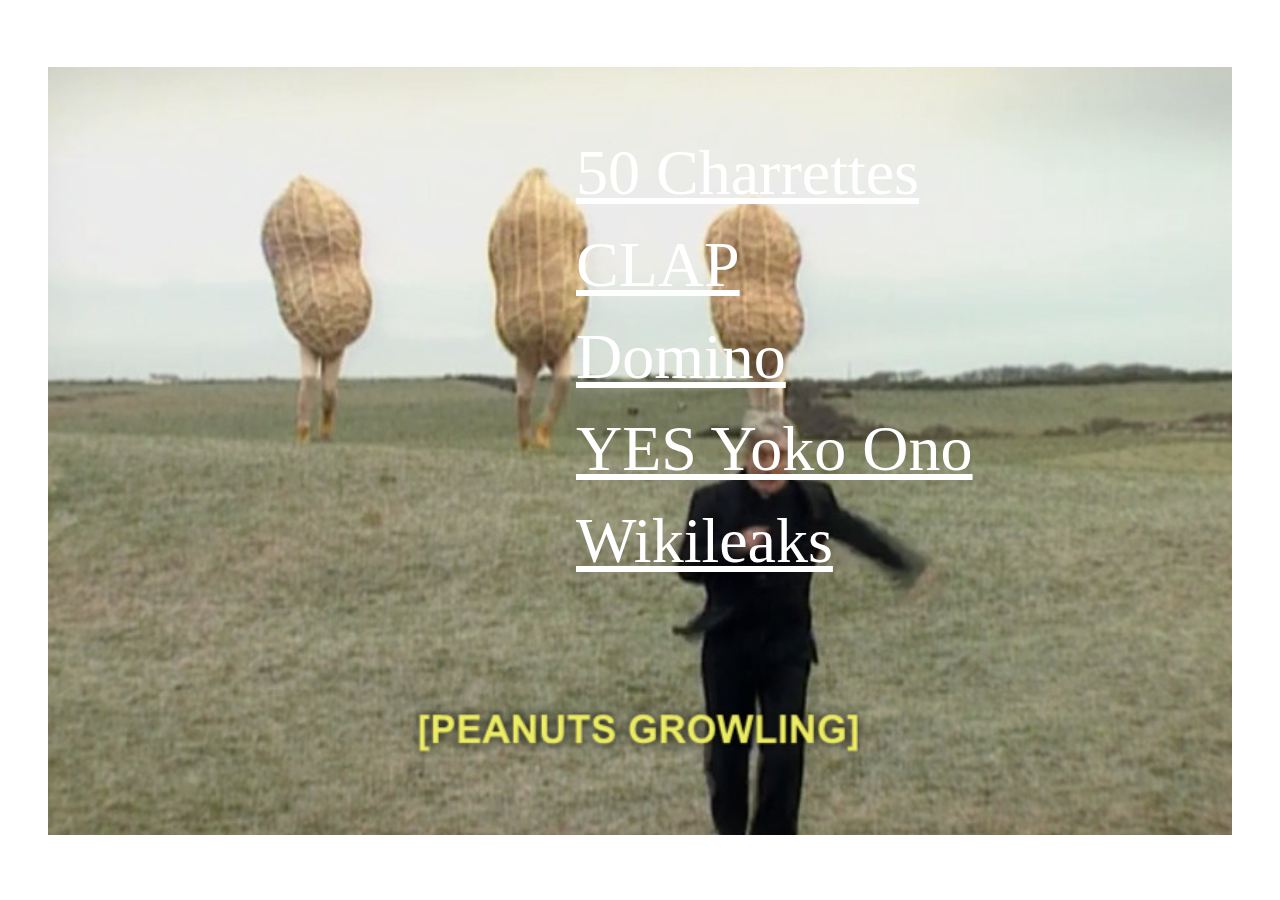
<file: index.html>
<html>
	<head>
		<title>Inter(GAL)active 2WO</title>
		<style>

			body{
				background-image: url("Images/growl.jpg");
				background-repeat: no-repeat;
				background-attachment: fixed;
				background-position: center;

				margin-left: 15vw;	
				position: absolute;
			}

			h1 {
				font-family: Andale Mono;
				color: blue;
				font-size: 40vw;
				z-index: -1;

				margin-top: 100px;
				position: fixed;

			}

			a {
				font-family: Andale Mono;
				color: white;
				font-size: 5vw;
				margin-left: 20vw;
			}

			#links{
				margin: 10vw;
			}

		</style>
	</head>
	
	<body>
		<!-- <h1>I2</h1> -->

	<div id="links">
		<a href="Exercises/Charrettes/index.html">50 Charrettes</a>

		<br>
		<br>

		<a href="Projects/Project-1/index.html">CLAP</a>

		<br>
		<br>

		<a href="Projects/Project-2/index.html">Domino</a>

		<br>
		<br>

		<a href="Projects/Project-3/index.html">YES Yoko Ono</a>

		<br>
		<br>

		<a href="Presentation/Wikileaks.pdf">Wikileaks</a>

	</div>

	</body>	

</html>
</file>
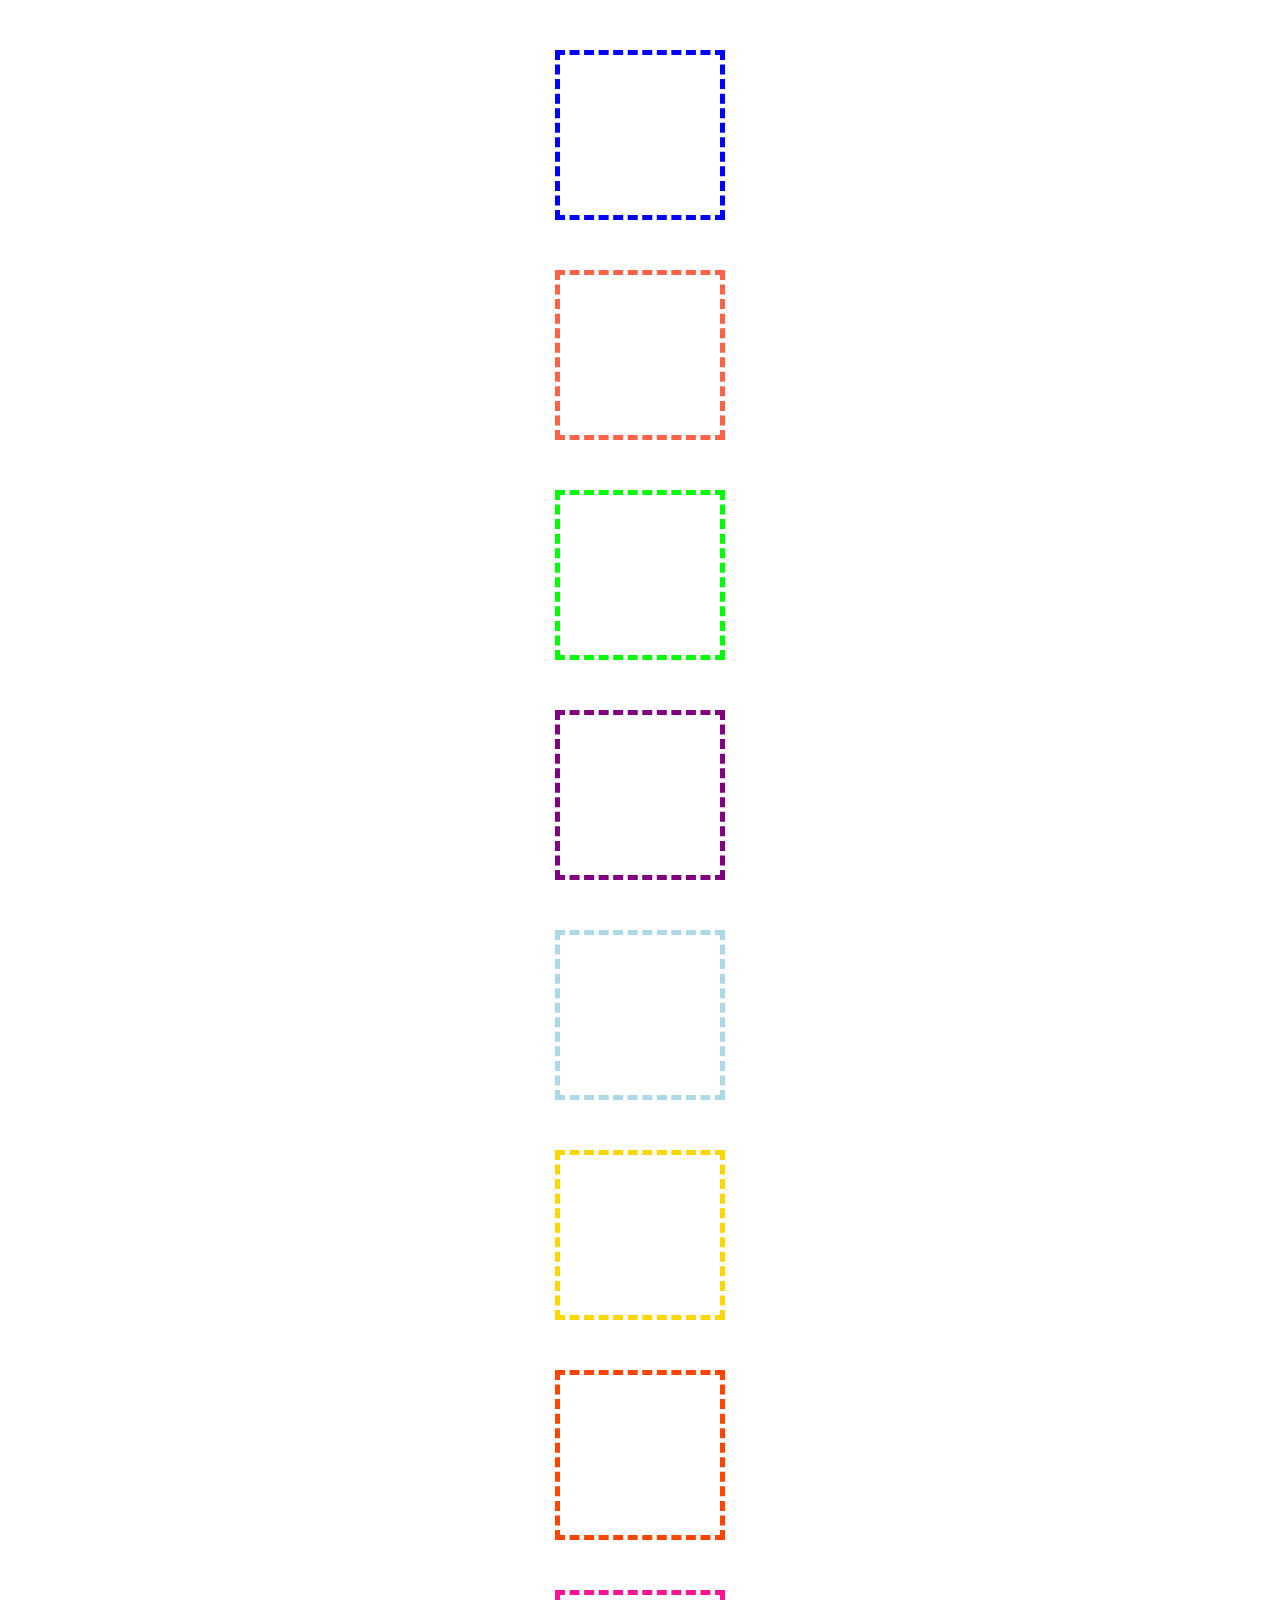
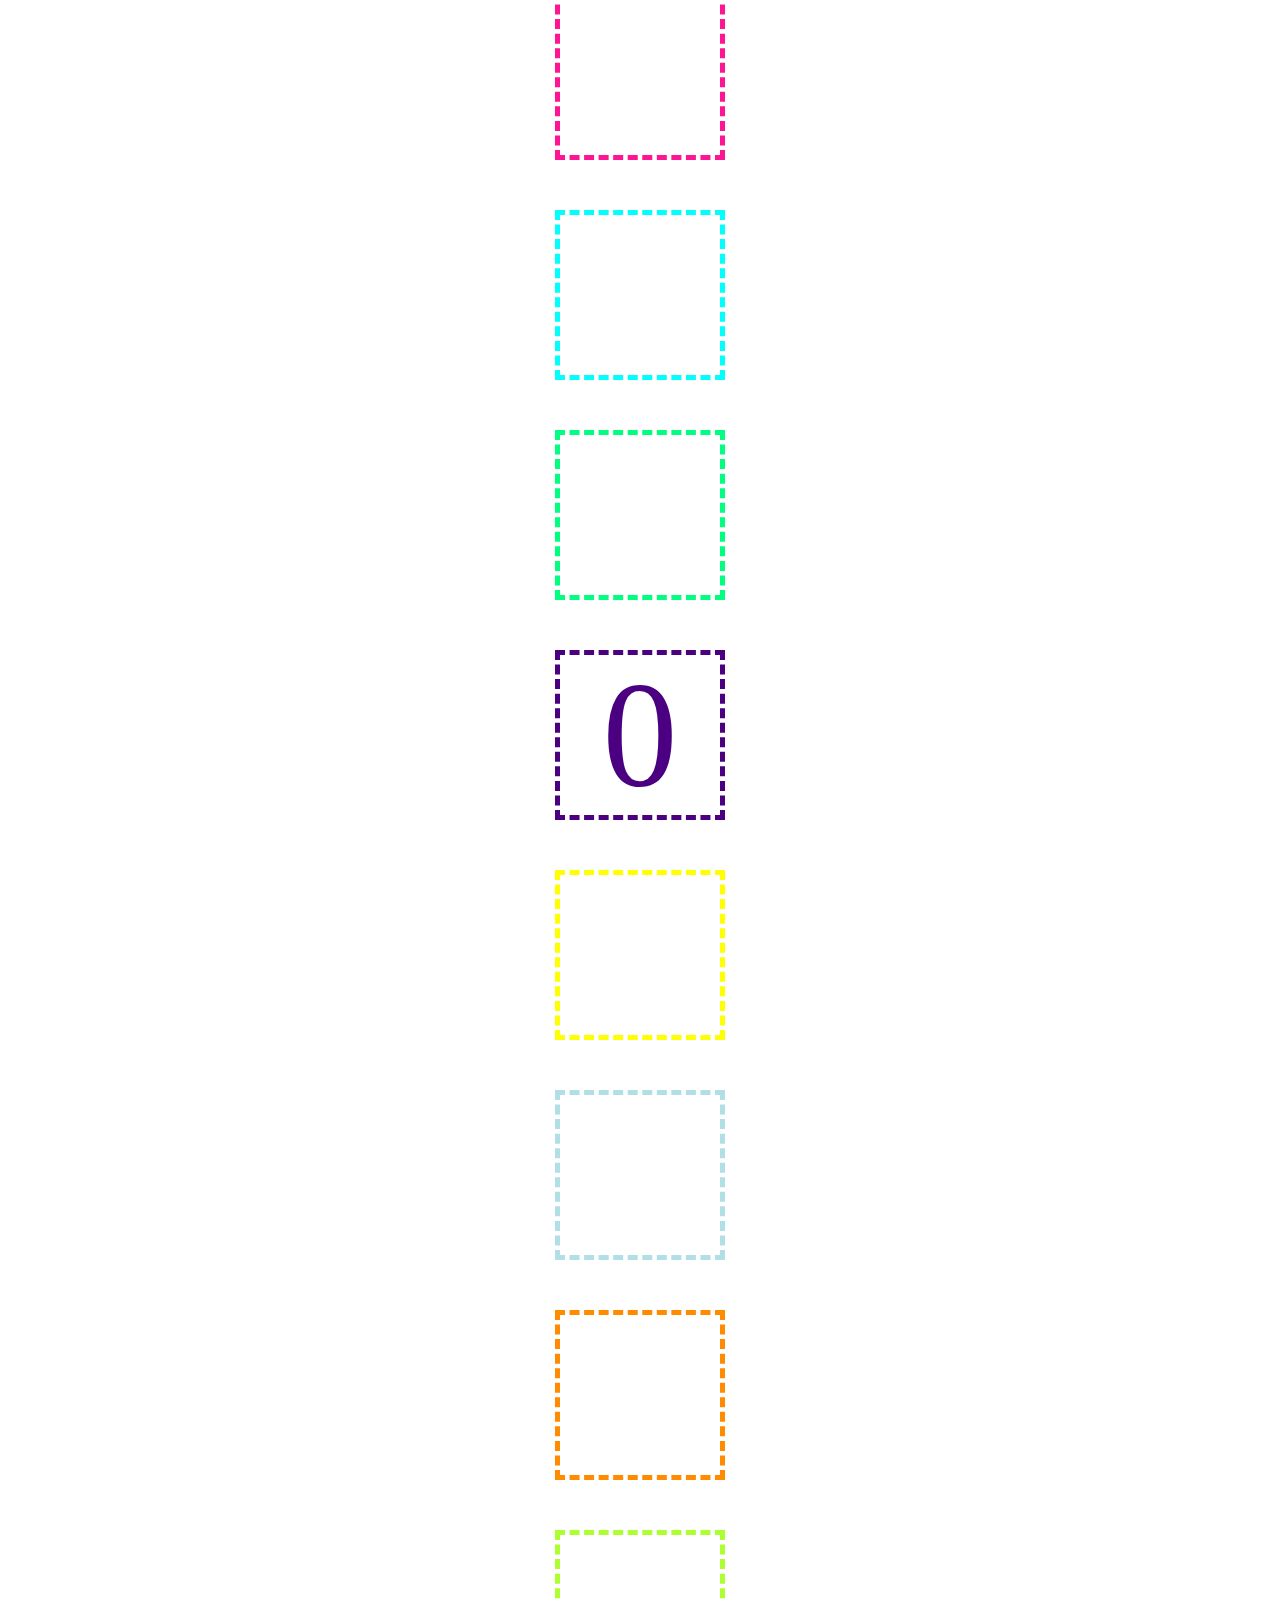
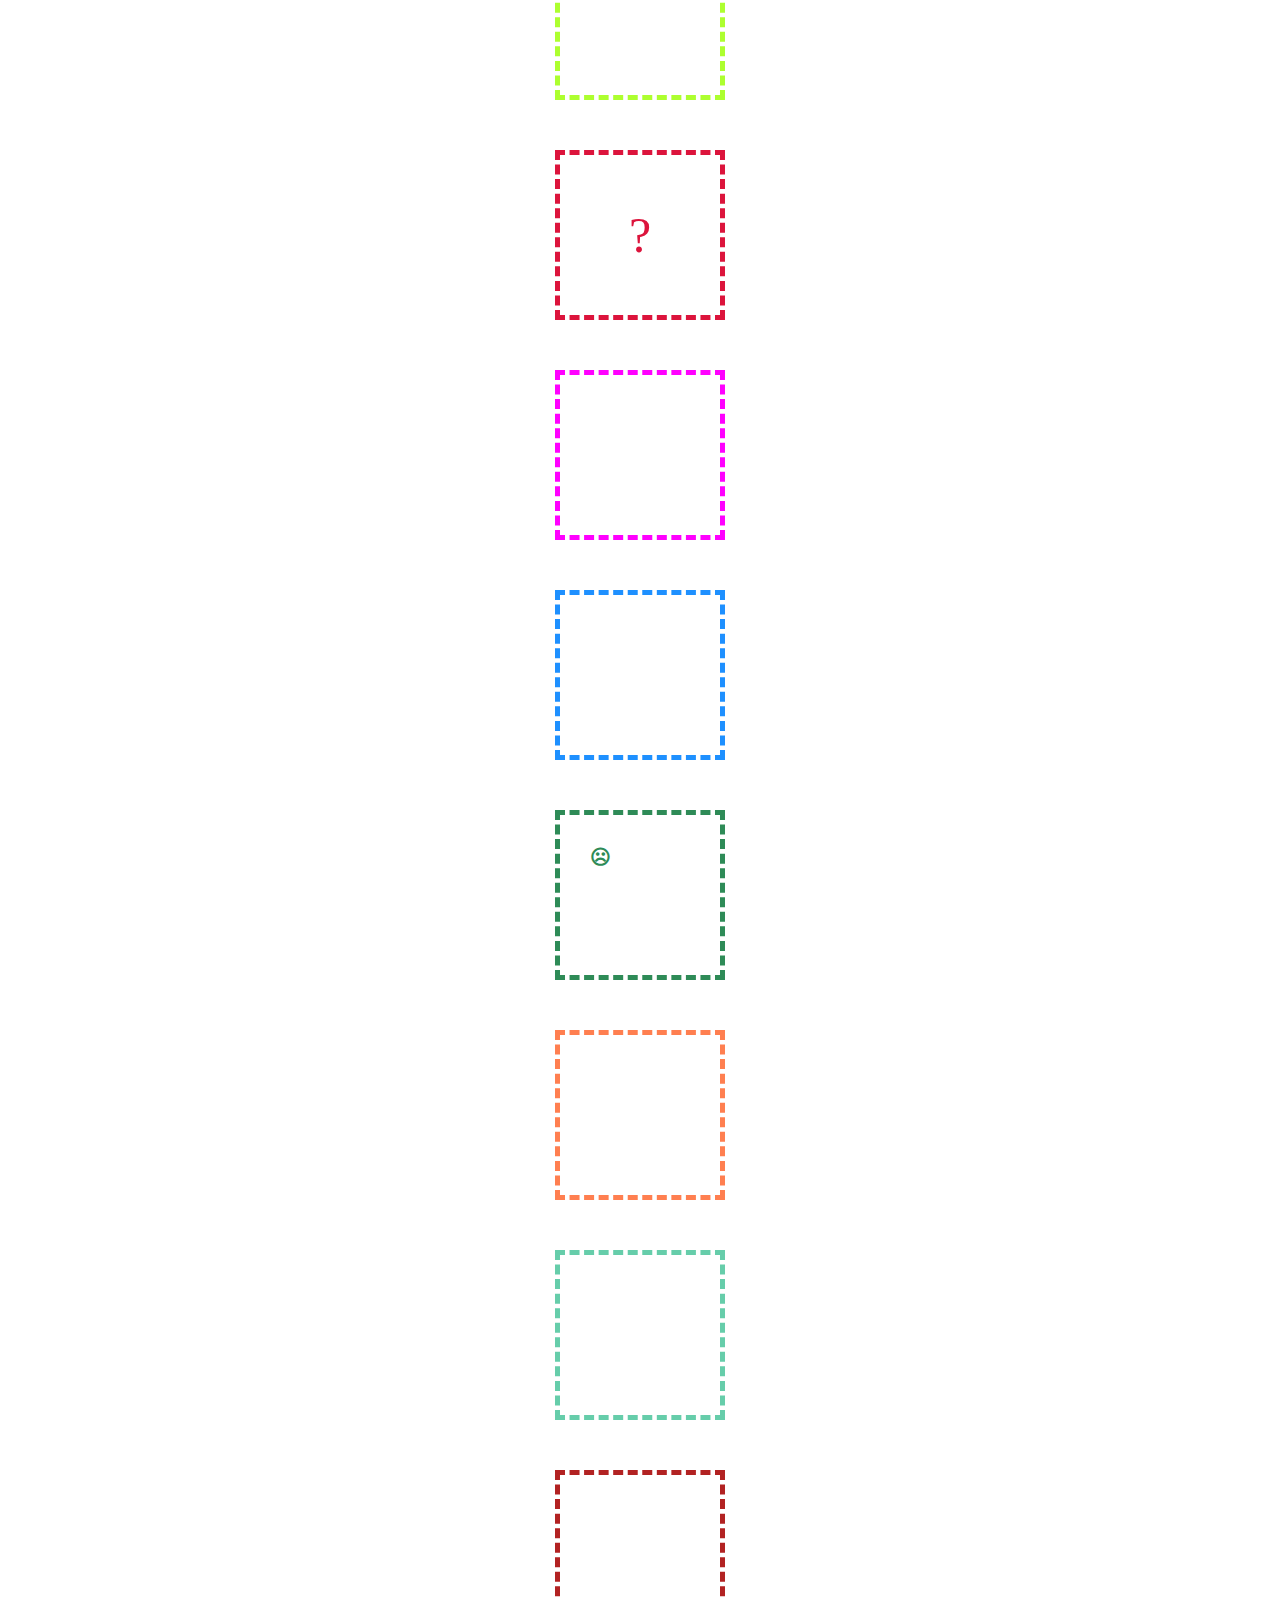
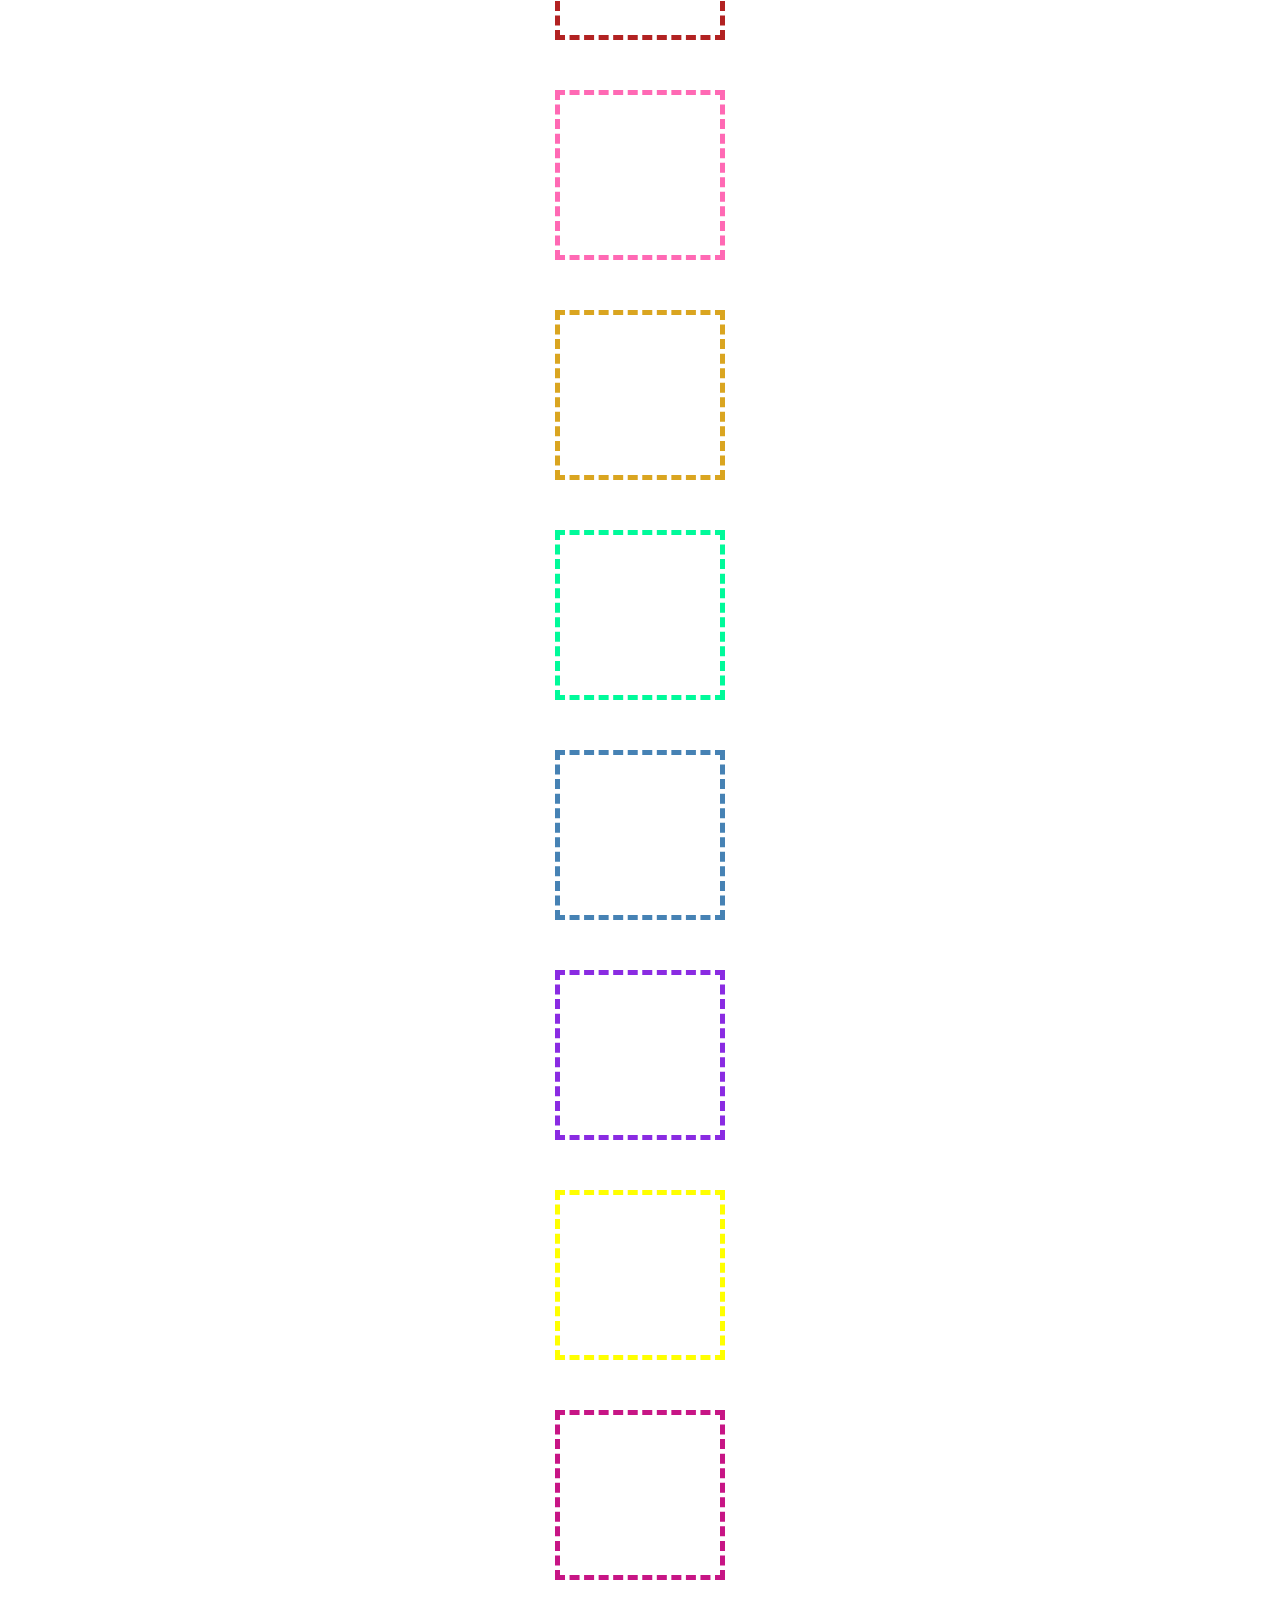
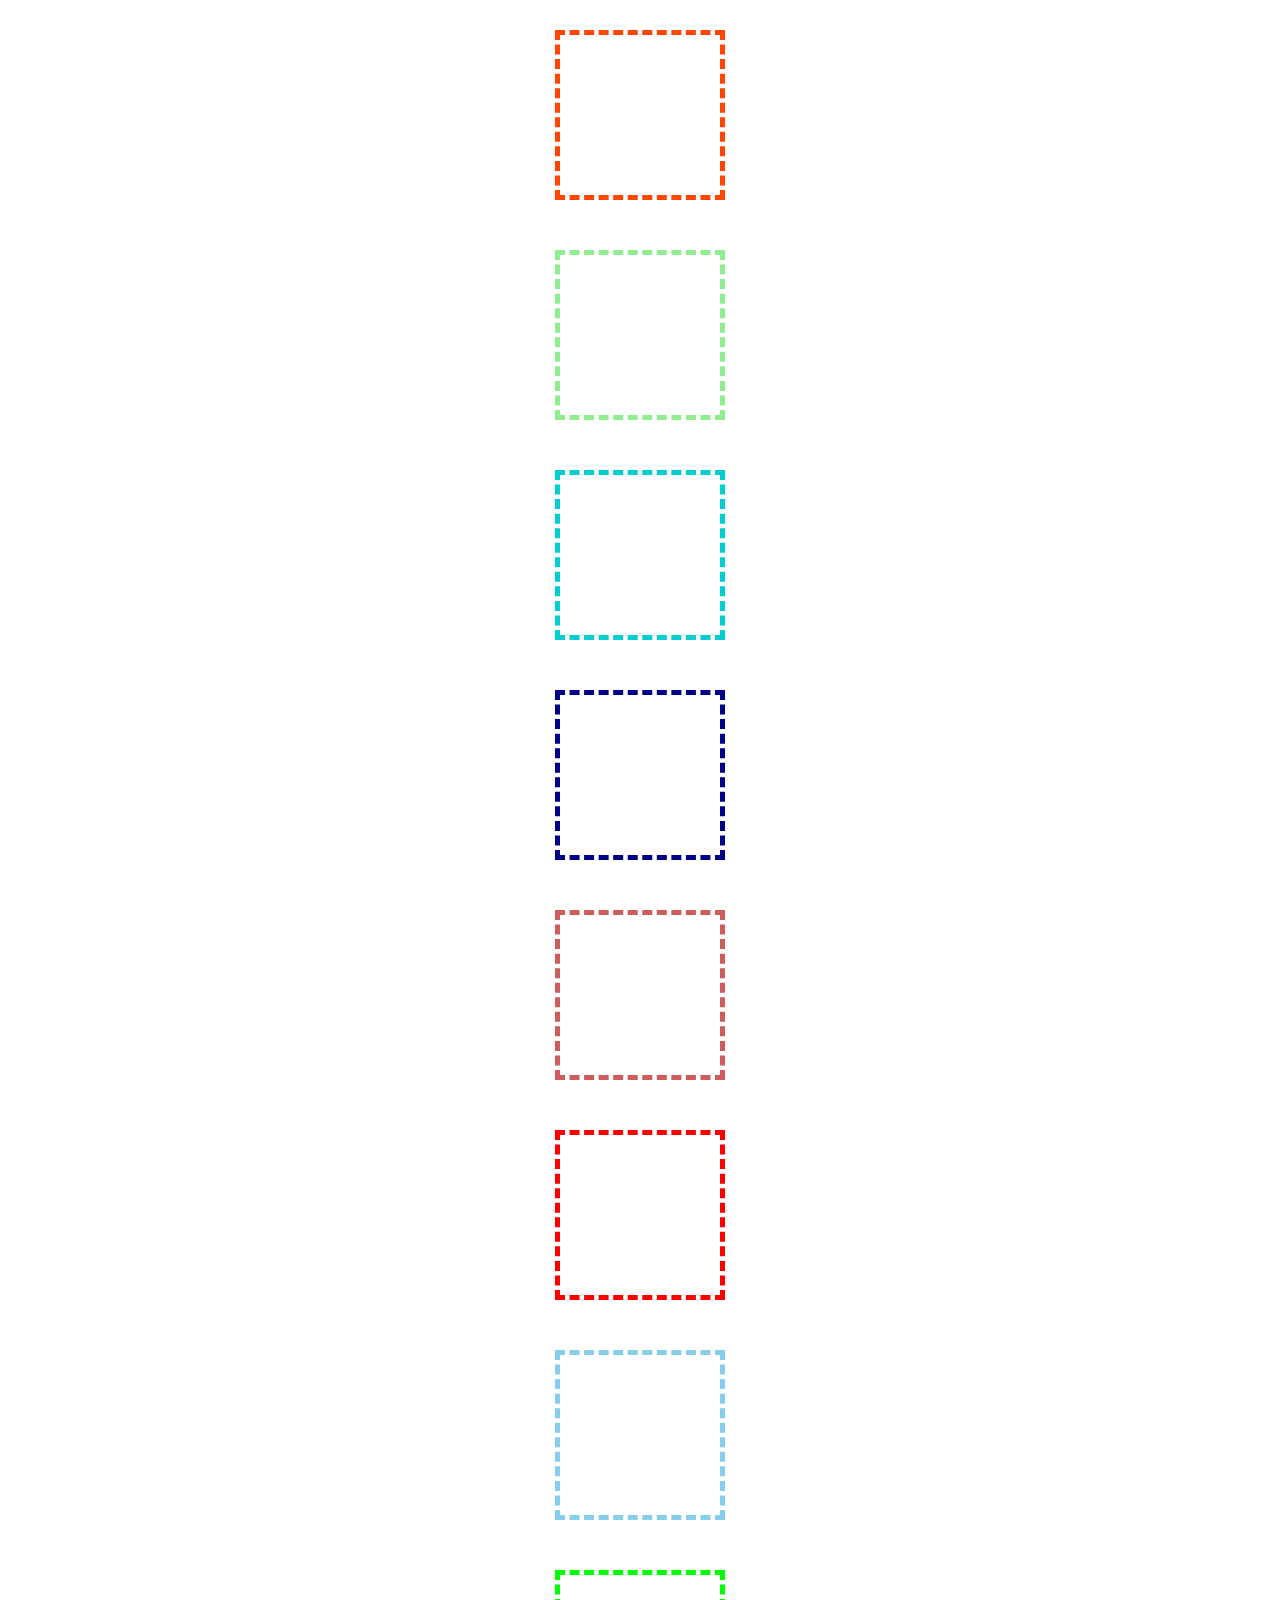
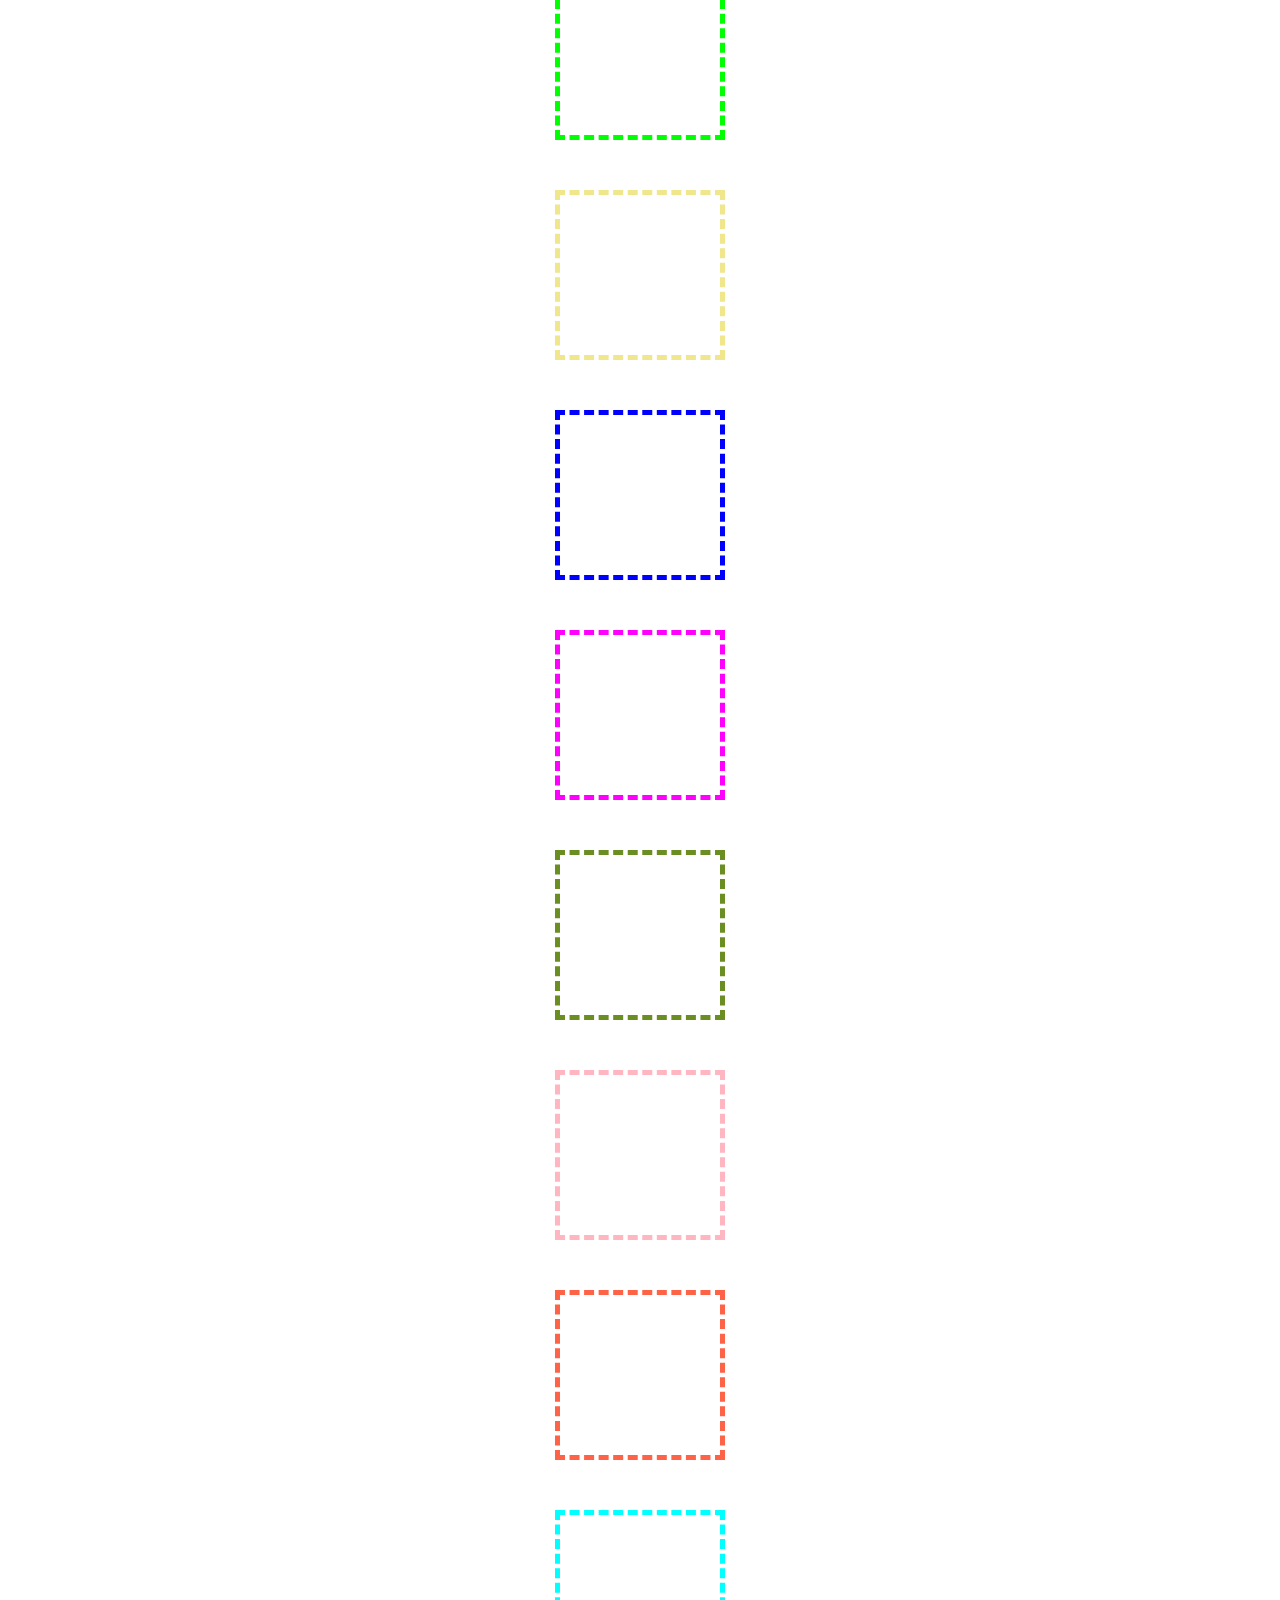
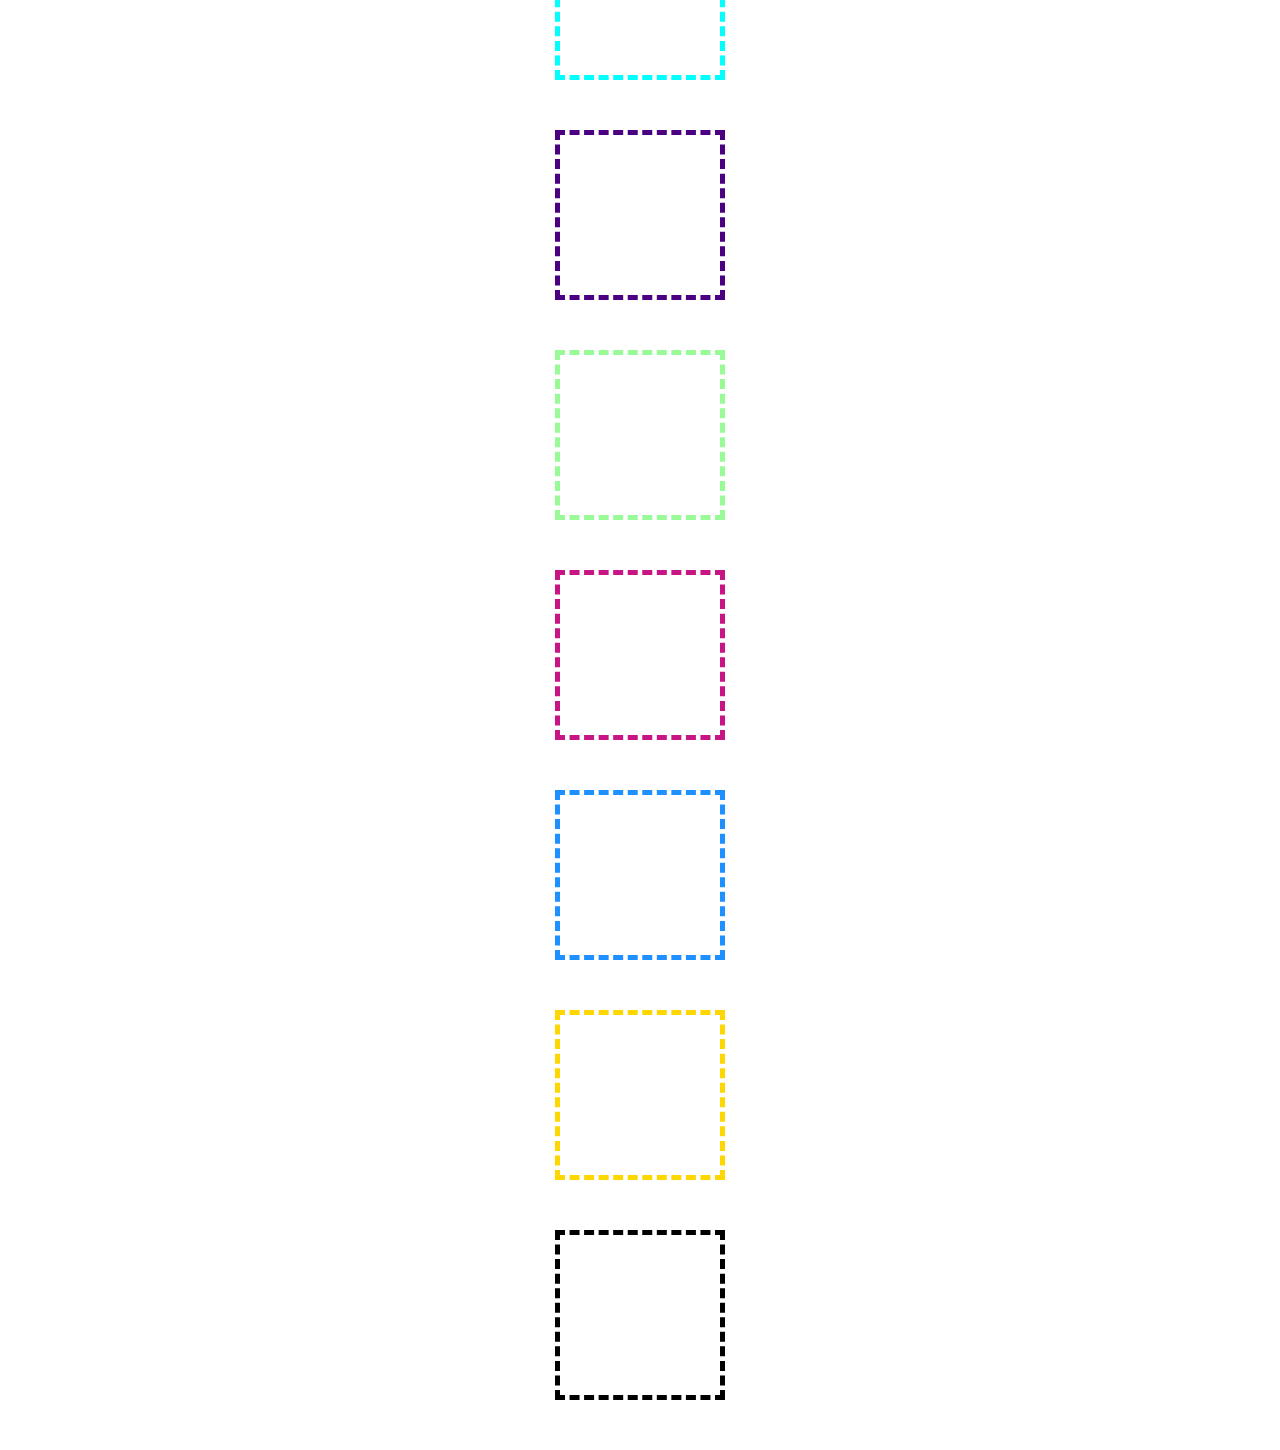
<file: Exercises/Charrettes/index.html>
<!DOCTYPE html>
<html>

<head>
    <title>Click Me</title>
    <meta charset="utf-8" />
    <link rel="stylesheet" href="assets/main.css" type="text/css" />

    <!-- jquery -->
    <script src="https://code.jquery.com/jquery-1.10.2.js"></script>
    <script src="assets/script.js"></script>

</head>

<body>

  <div class="container">
    <!-- item 1 -->
    <div class="item" id="button-1">
        <p class="center">&#9786;</p>
    </div>
    <!-- item 2 -->
    <div class="item" id="button-2">
    </div>
    <!-- item 3 -->
    <div class="item" id="button-3">
    </div>
    <!-- item 4 -->
    <div class="item" id="button-4">
    </div>
    <!-- item 5 -->
    <div class="item" id="button-5">
            <!-- <p class="center">hold me close</p> -->
    </div>

    <div class="item" id="button-6">
    </div>

    <div class="item" id="button-7">
    </div>

    <div class="item" id="button-8">
    </div>

    <div class="item" id="button-9">
    </div>

    <div class="item" id="button-10">
    </div>

    <div class="item" id="button-11">
        <p id="counter">0</p>
    </div>

    <div class="item" id="button-12">
    </div>

    <div class="item" id="button-13">
    </div>

    <div class="item" id="button-14">
    </div>

    <a href="https://www.youtube.com/watch?v=31g0YE61PLQ" onclick="window.open(this.href, 'newwindow', 'width=300, height=300'); return false;"><div class="item" id="button-15">
    </div></a>

    <div class="item" id="button-16">
        <p id="question">?</p>
    </div>

    <div class="item" id="button-17">
    </div>

    <div class="item" id="button-18">
    </div>

    <div class="item" id="button-19">
        <p id="frown">&#9785;</p>
    </div>

    <div class="item" id="button-20">
        <a class="circle2" id="lock"></a>
    </div>

    <div class="item" id="button-21">
    </div>

    <div class="item" id="button-22">
    </div>

    <div class="item" id="button-23">
    </div>

    <div class="item" id="button-24">
    </div>

    <div class="item" id="button-25">
    </div>

    <div class="item" id="button-26">
    </div>

    <div class="item" id="button-27">
    </div>

    <div class="item" id="button-28">
    </div>

    <div class="item" id="button-29">
    </div>

    <div class="item" id="button-30">
    </div>

    <div class="item" id="button-31">
        <p class="centralT" id="whatif">What if you slept,</p>
    </div>
    <!-- item 2 -->
    <div class="item" id="button-32">
    </div>
    <!-- item 3 -->
    <div class="item" id="button-33">
    </div>
    <!-- item 4 -->
    <div class="item" id="button-34">
    </div>
    <!-- item 5 -->
    <div class="item" id="button-35">
        <p id="screenX"></p>
    </div>

    <div class="item" id="button-36">
    </div>

    <div class="item" id="button-37">
    </div>

    <div class="item" id="button-38">
    </div>

    <div class="item" id="button-39">
    </div>

    <div class="item" id="button-40">
    </div>

    <div class="item" id="button-41">
    </div>

    <div class="item" id="button-42">
    </div>

    <div class="item" id="button-43">
    </div>

    <div class="item" id="button-44">
    </div>

    <div class="item" id="button-45">
    </div>

    <div class="item" id="button-46">
    </div>

    <div class="item" id="button-47">
    </div>

    <div class="item" id="button-48">
    </div>

    <div class="item" id="button-49">
        <p id="screenY"></p>
    </div>

    <div class="item" id="button-50">
    </div>

  </div>
</body>
</html>
</file>
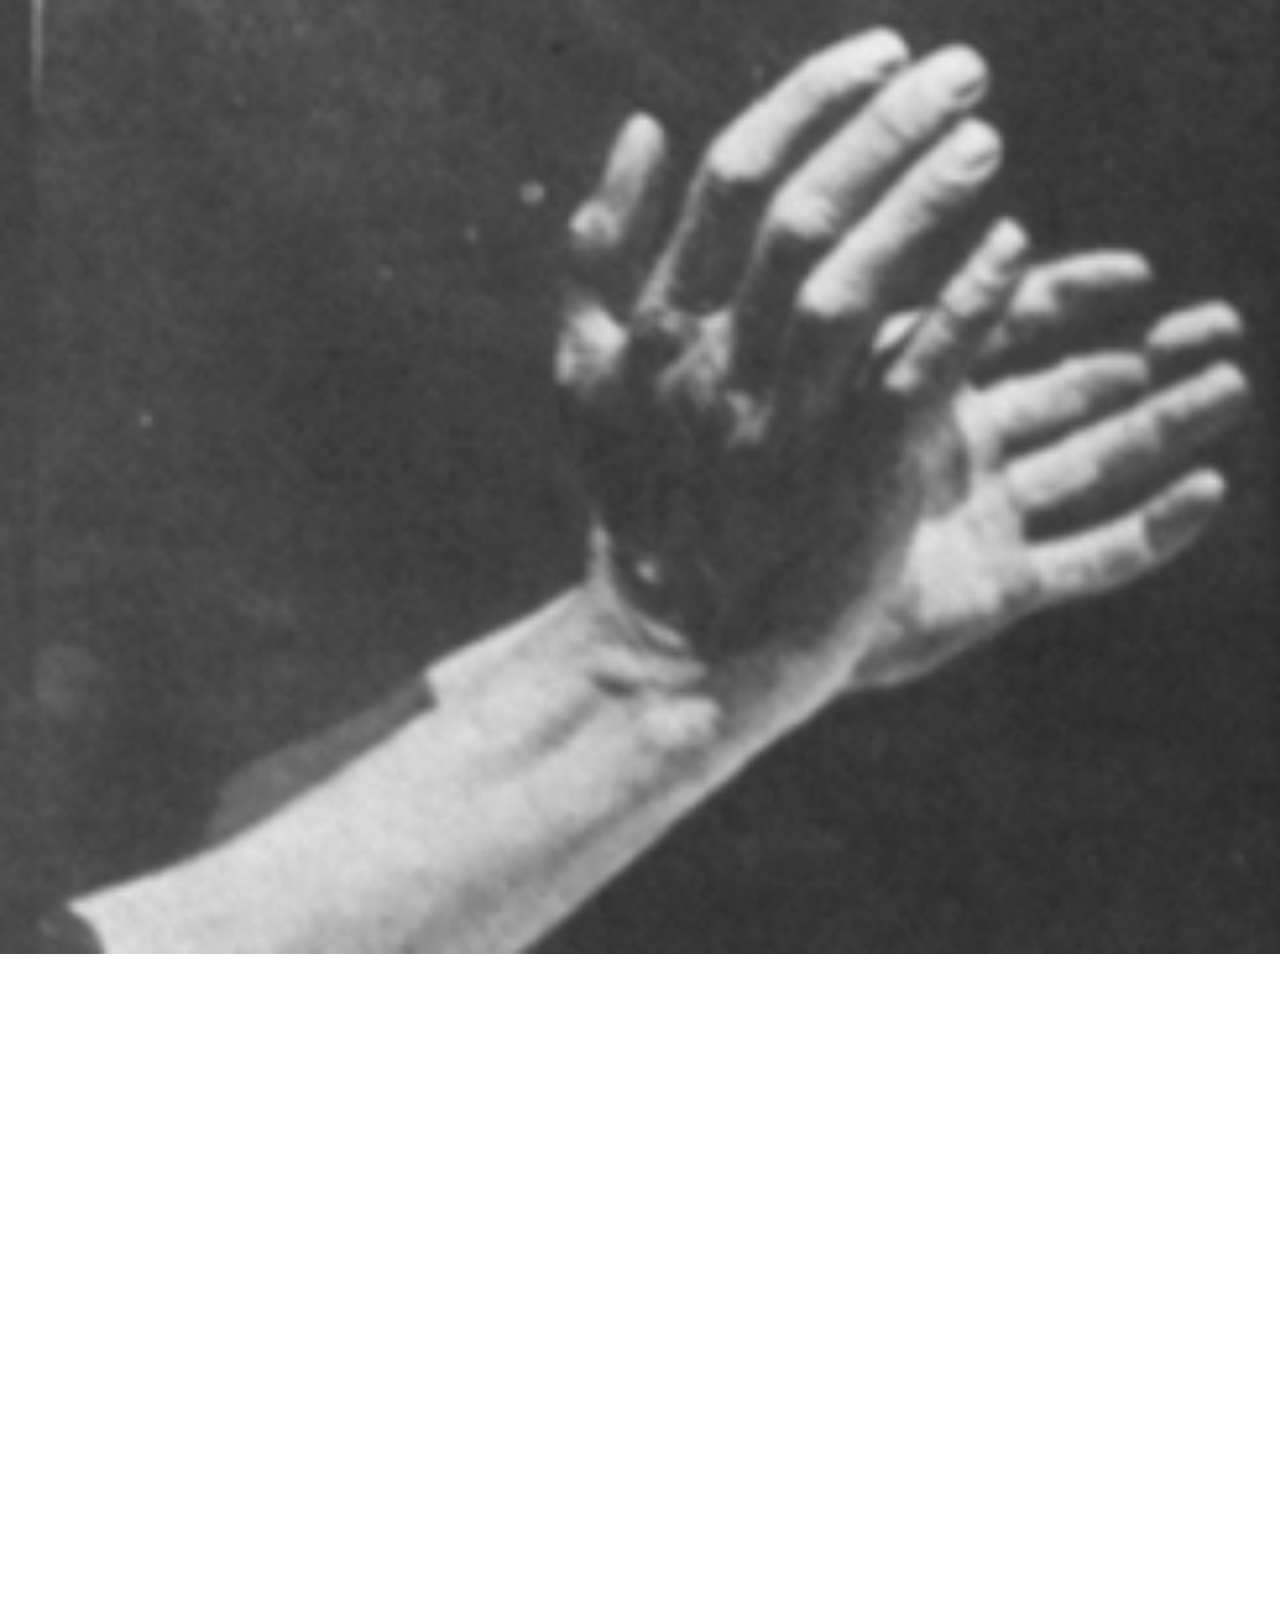
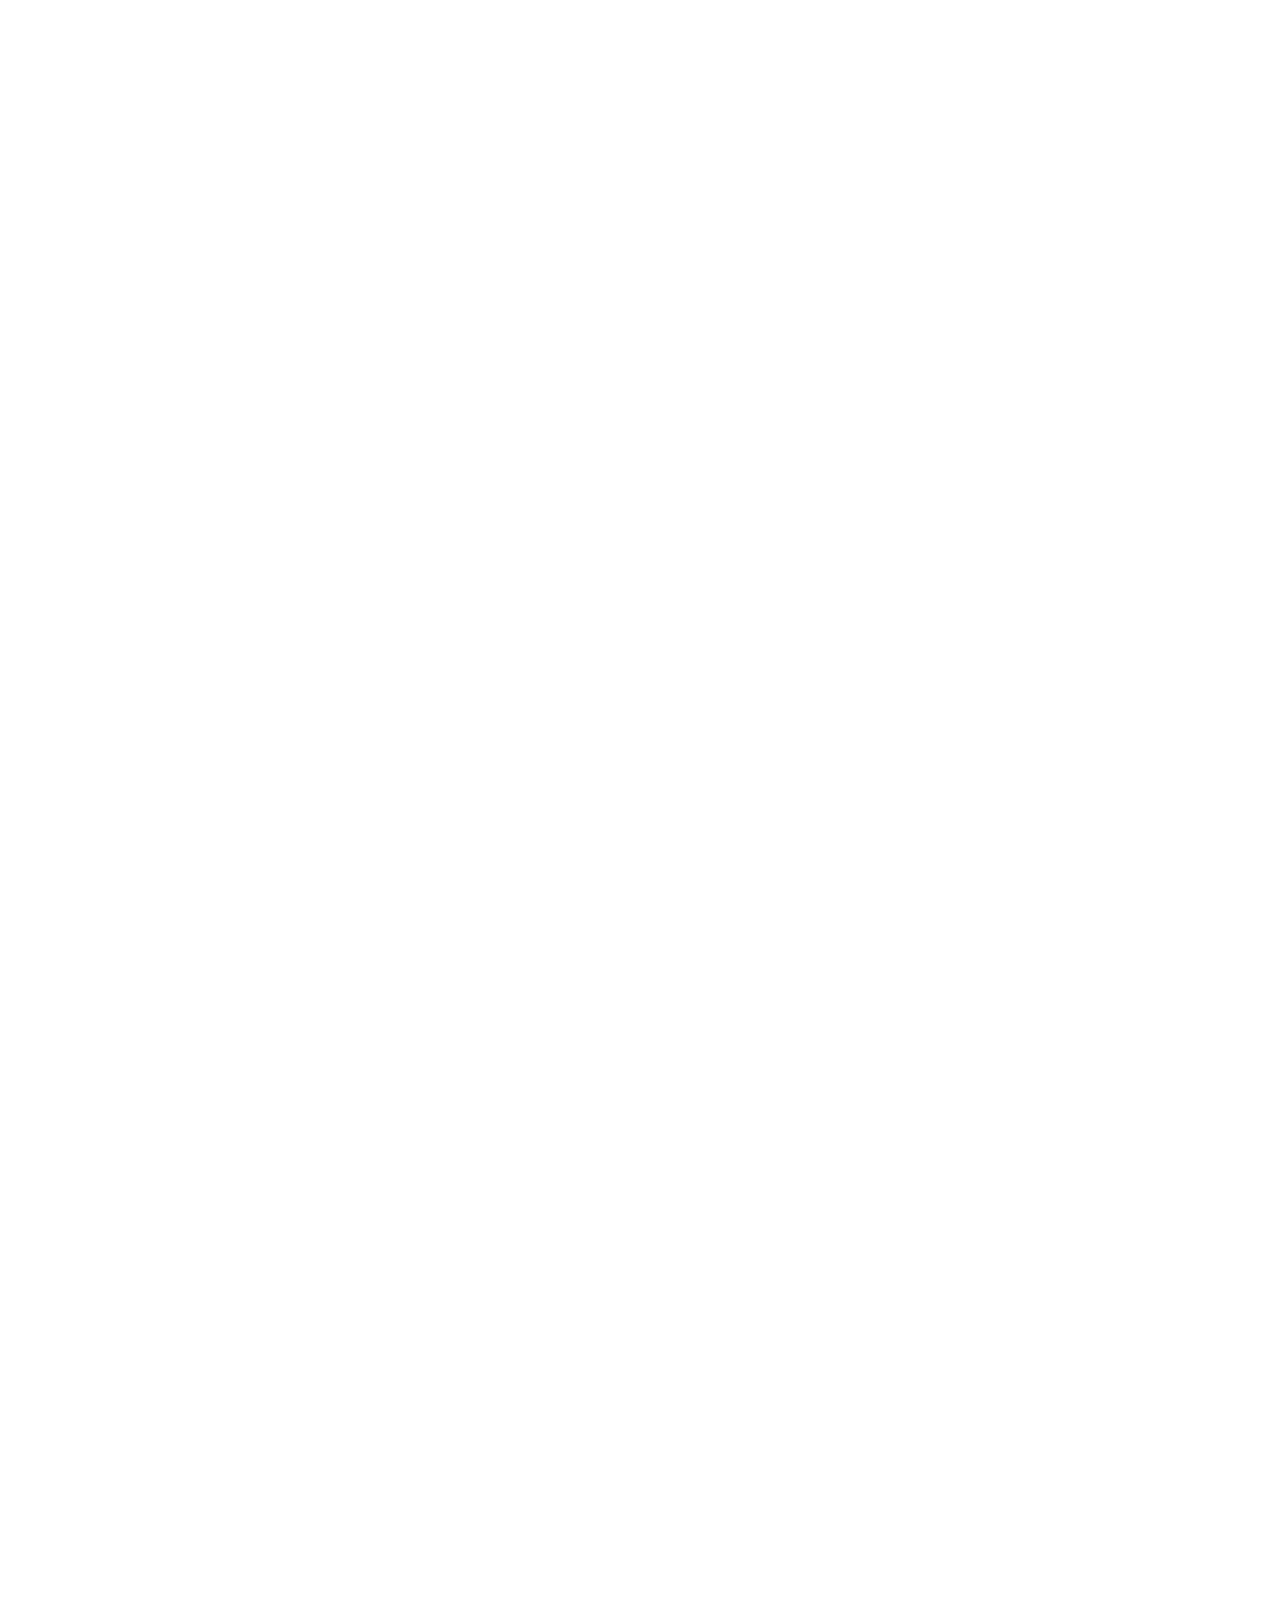
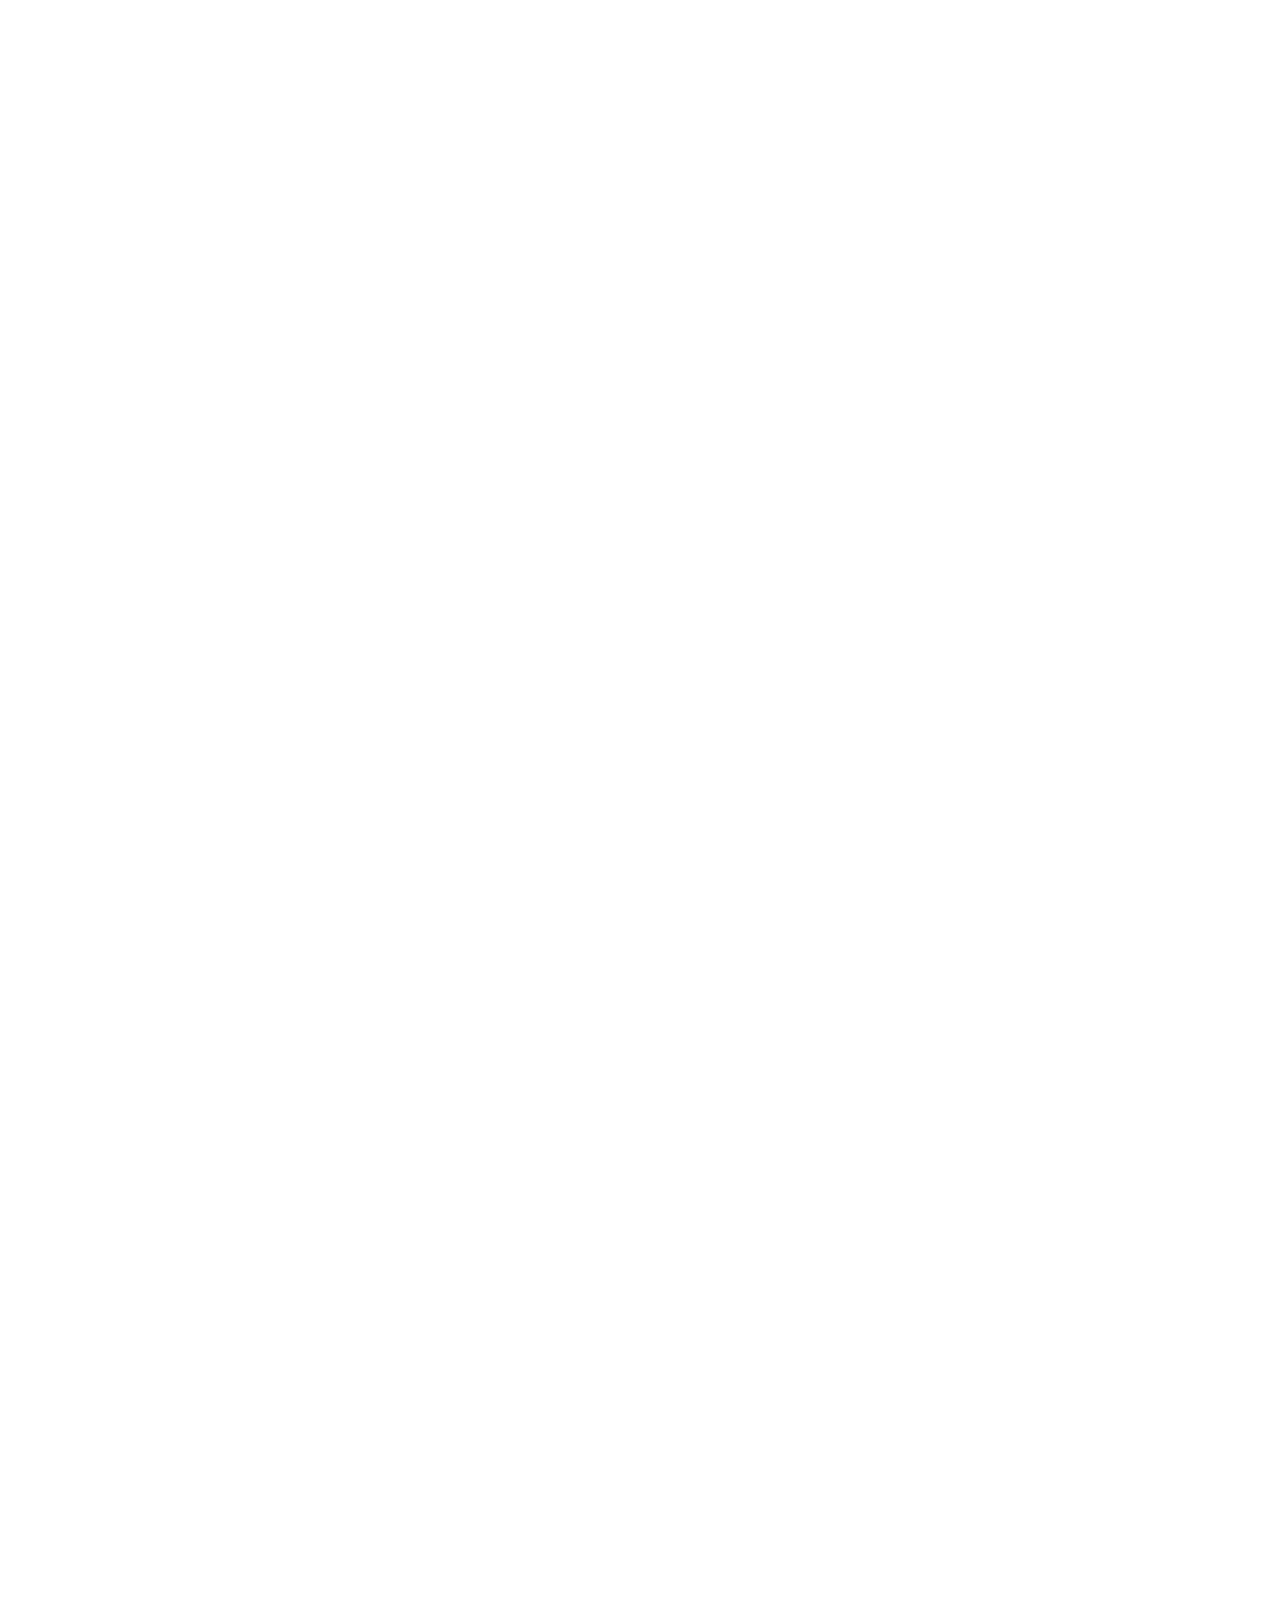
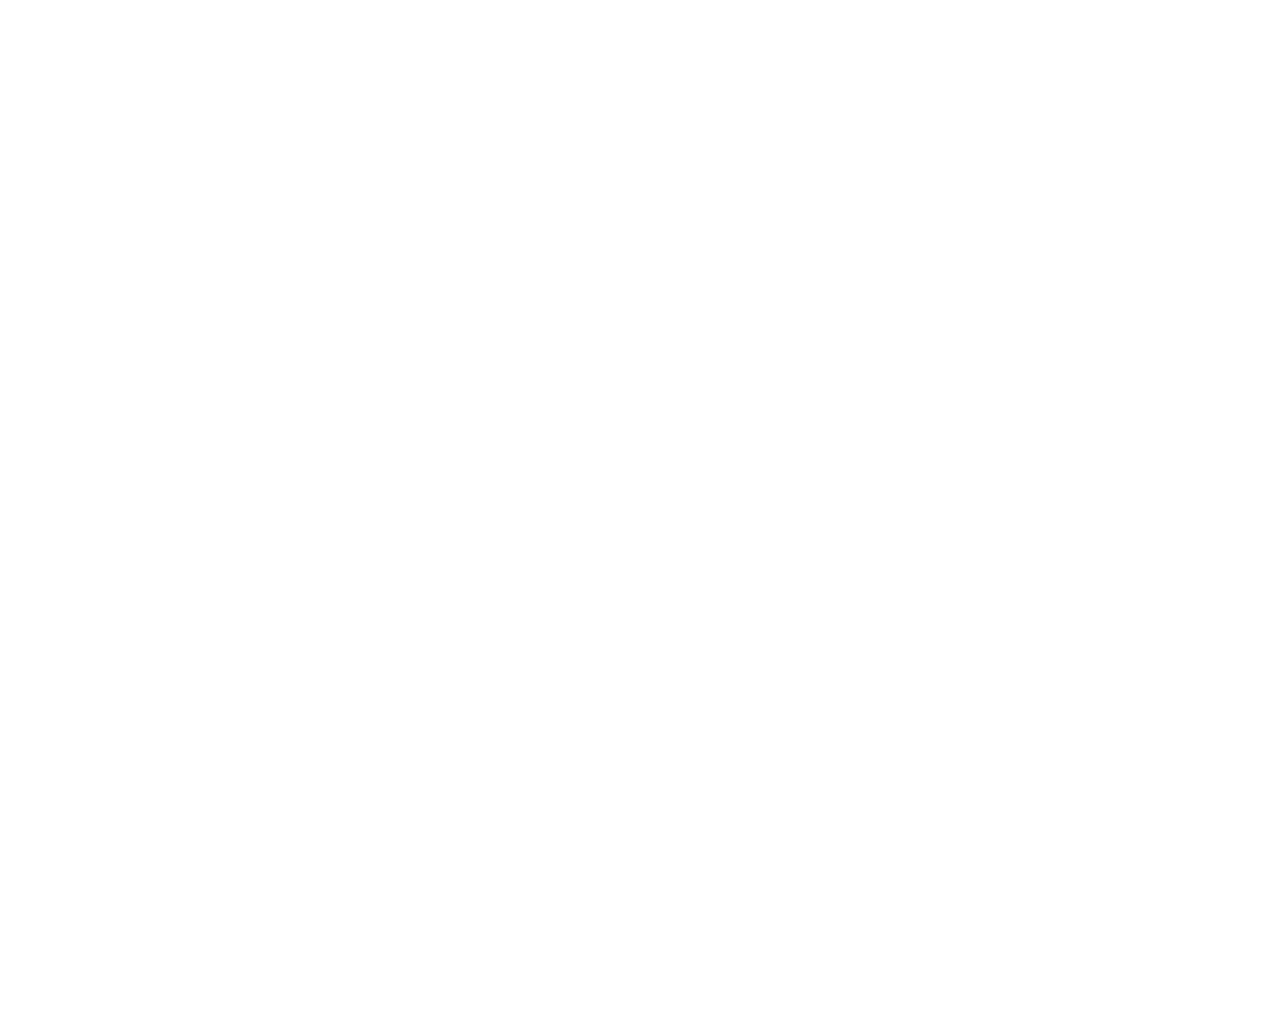
<file: Projects/Project-1/index.html>
<!DOCTYPE html>
<html>

<head>
    <title>CLAP</title>

    <link href="https://fonts.googleapis.com/css?family=Germania+One" rel="stylesheet">
    <!-- Germania One is a hybrid between two historical and functional concepts found in German typography, the old fraktur and the simplified geometric sans serif forms from the Bauhaus. I sought to create a new font that mixes these two styles to provide a new and original typeface. Something modern and at the same time old, reworking the geometric forms in a contemporary and expressive way. Designed by John Vargas Beltrán. -->

    <link rel="stylesheet" href="assets/main.css" type="text/css" />

    <!-- jquery -->
    <script src="https://code.jquery.com/jquery-1.10.2.js"></script>
    <script src="assets/script.js"></script>
    <script src="assets/AudioFade.js"></script>



</head>

<body>
	<div id="clap">CLAP!</div>

	<audio id="clapsound" src="sounds/bananaclap.mp3"></audio>

</body>

</html>
</file>
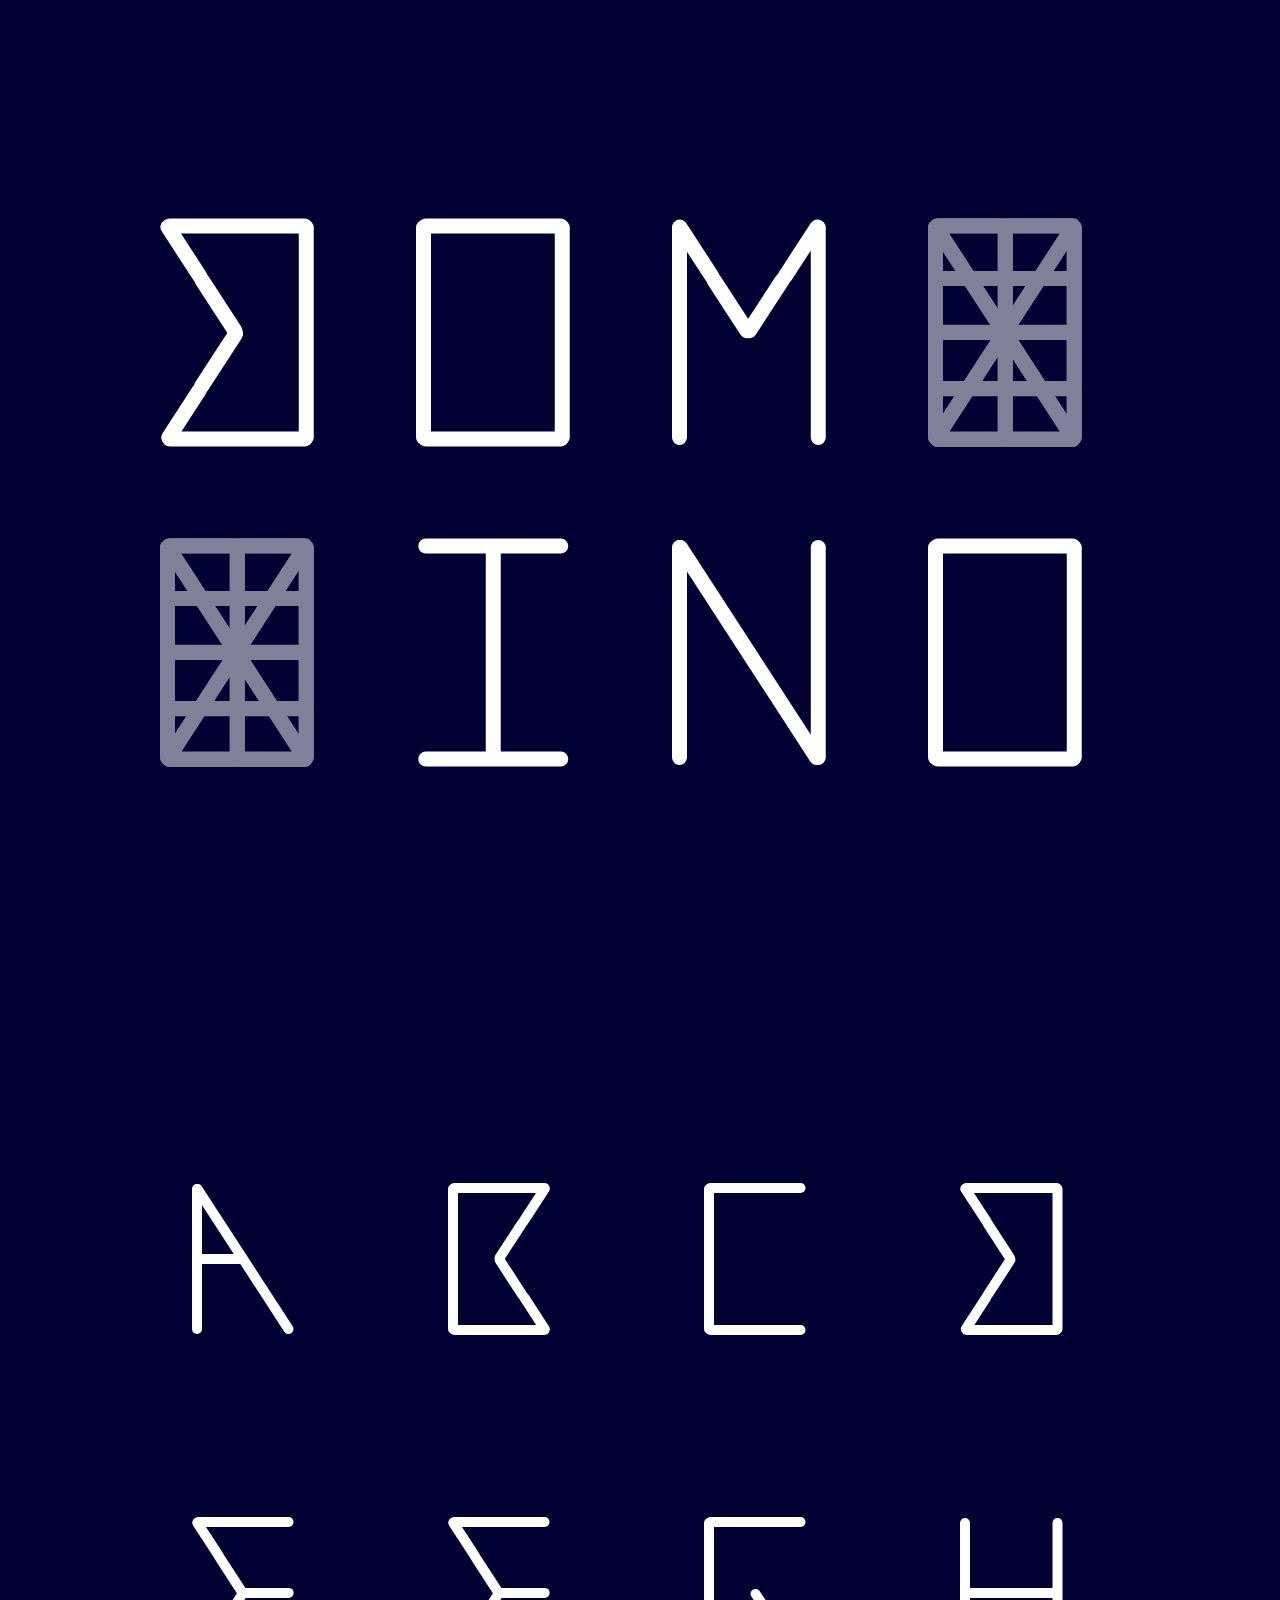
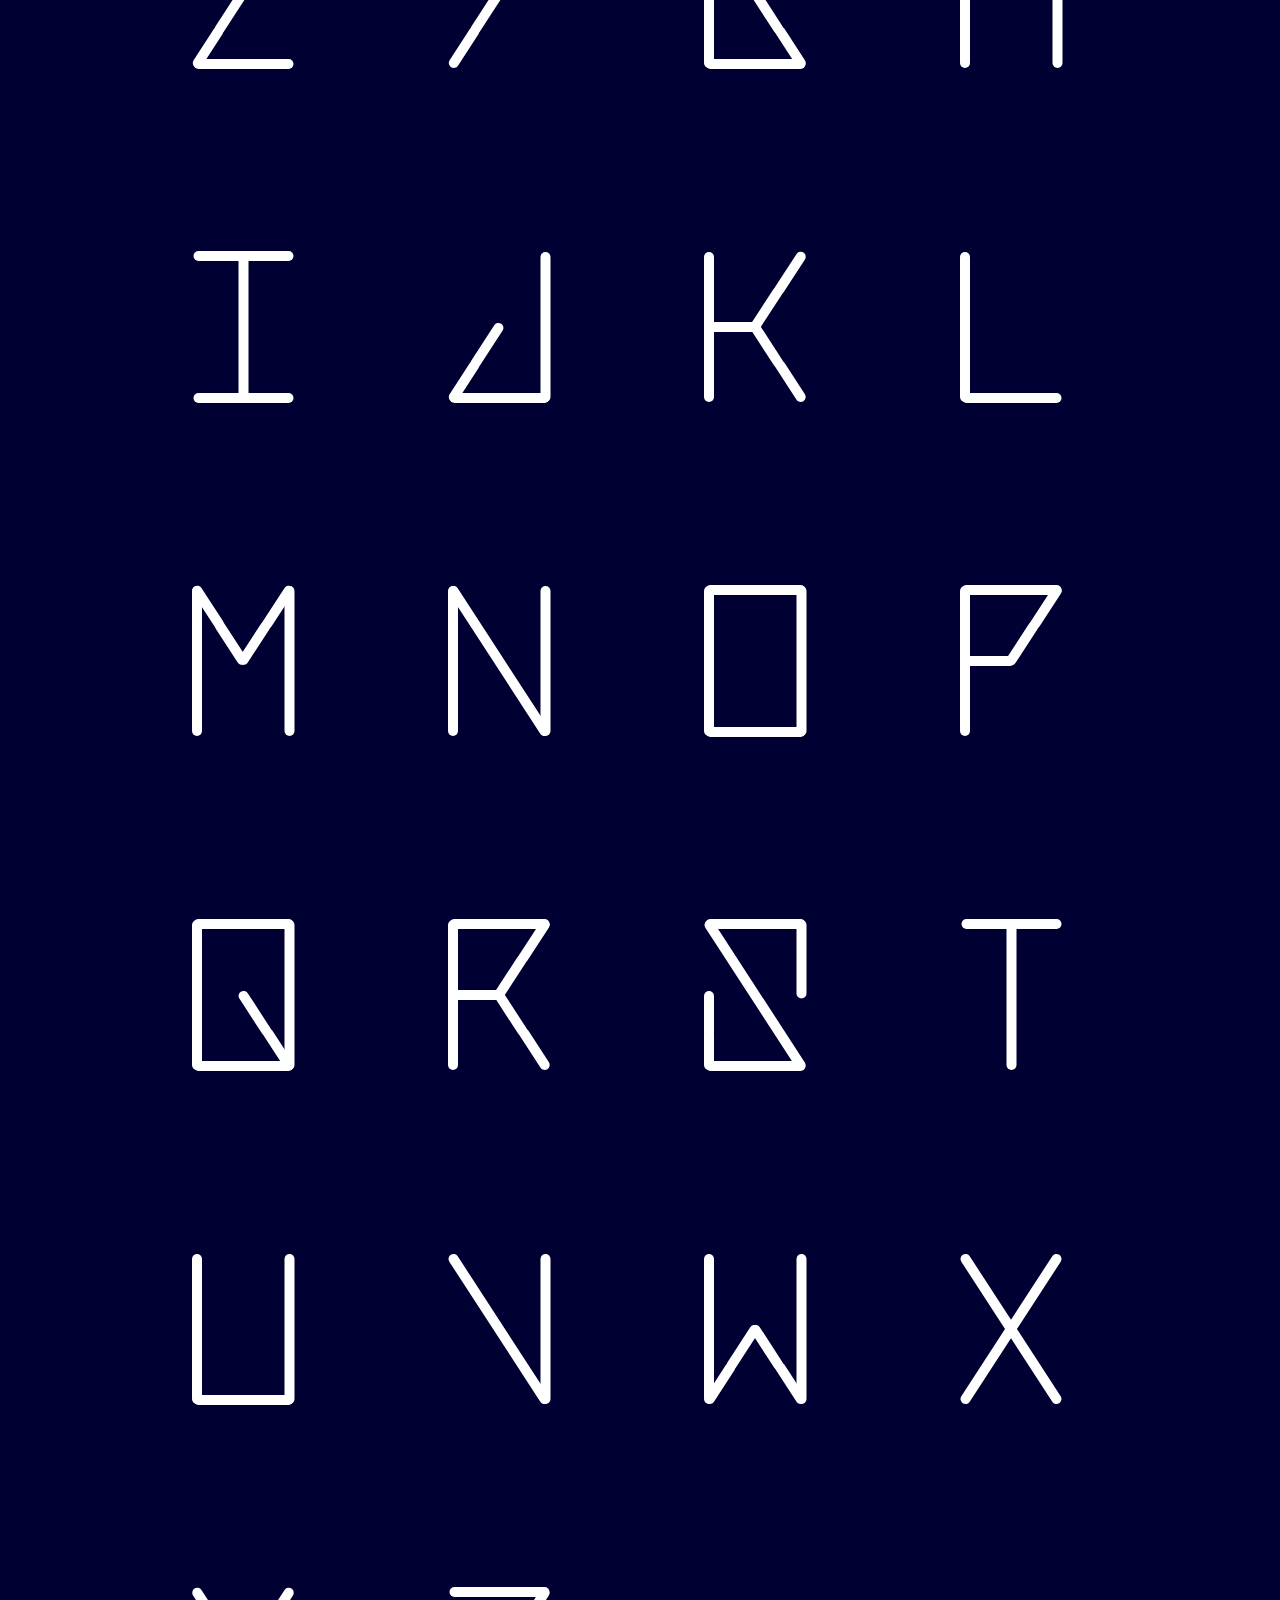
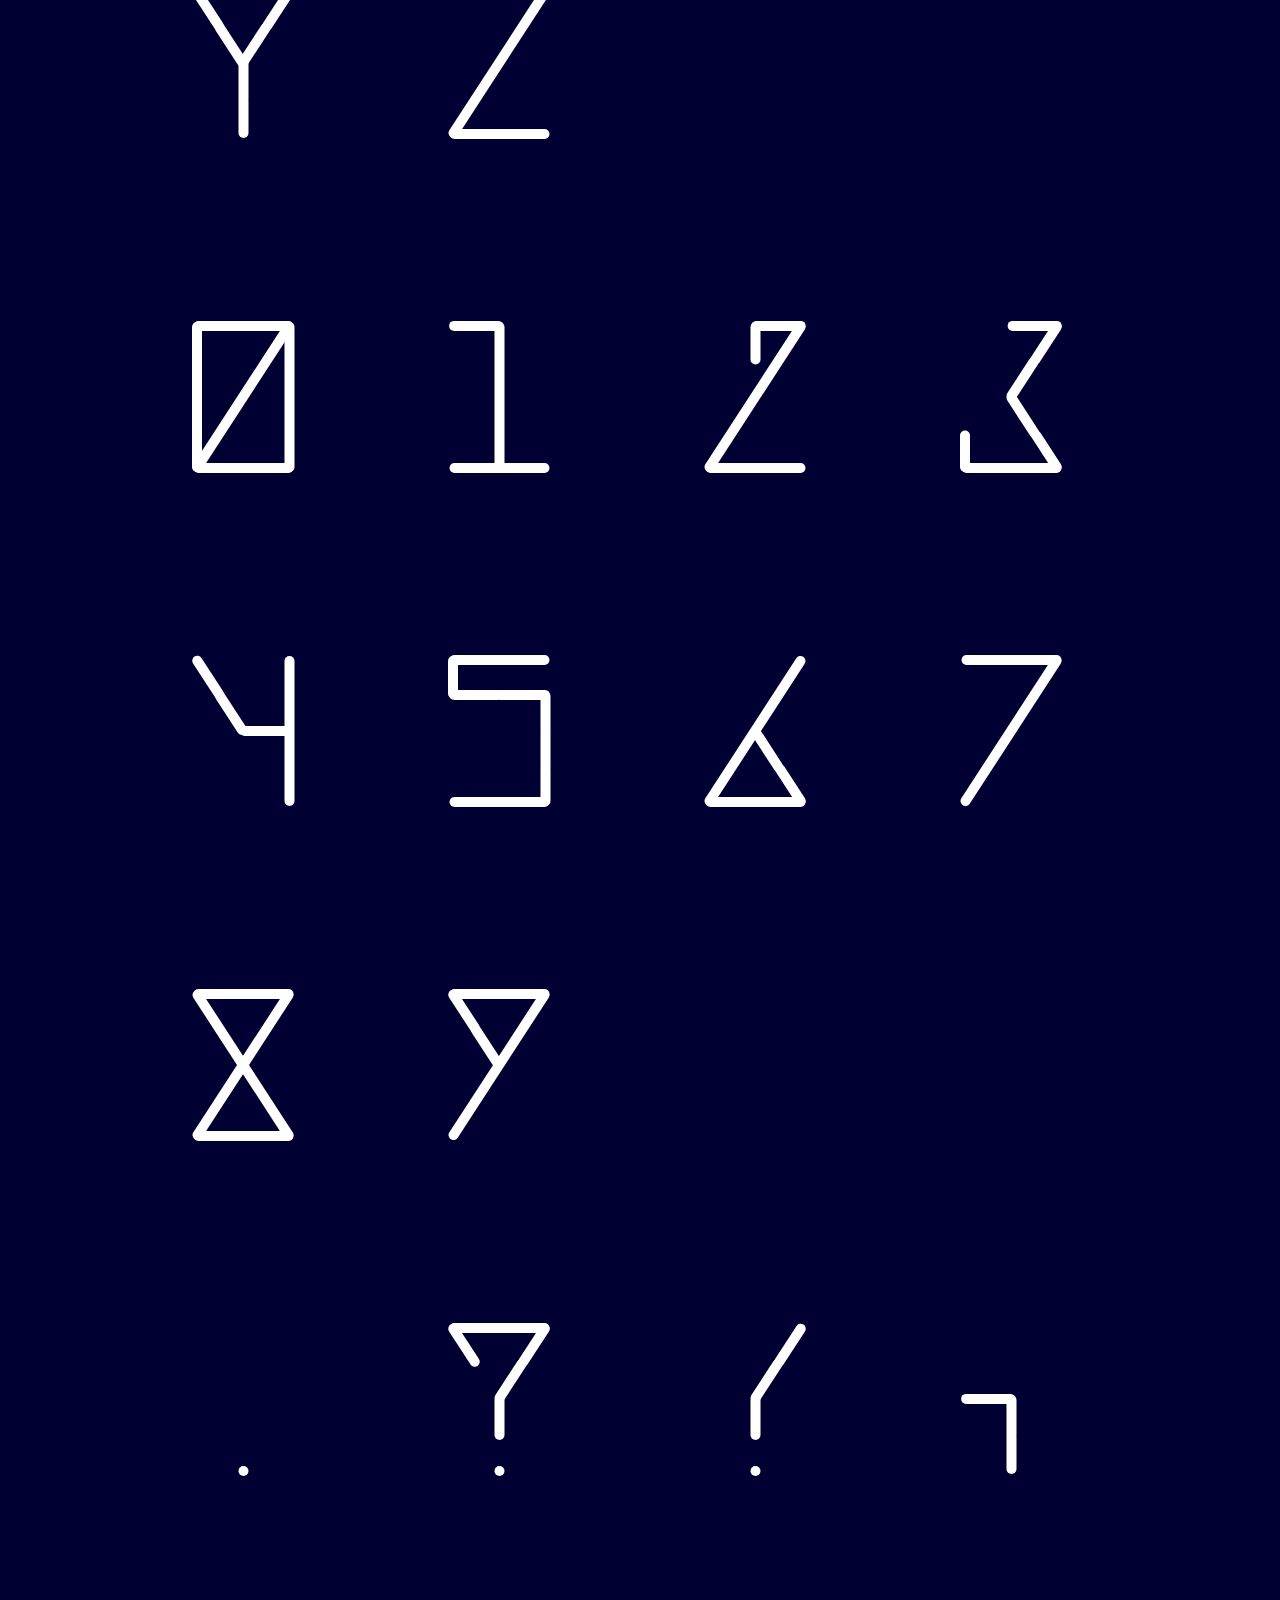
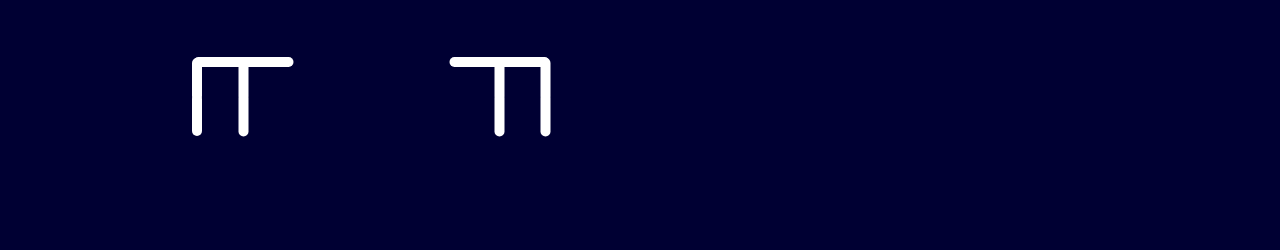
<file: Projects/Project-2/index.html>
<!DOCTYPE html>
<html>

<head>
    <title>DOMINO</title>

    <link rel="stylesheet" href="assets/main.css" type="text/css" />

    <!-- jquery -->
    <script src="https://code.jquery.com/jquery-1.10.2.js"></script>
    <script src="assets/script.js"></script>

</head>

<body>

	<audio id="music" src="sound/domino.m4a" loop="loop"></audio>

	<!-- the GRID -->

		<!-- <div class="container grid"> -->

		<!--the LONG SEGMENTS -->
		<!-- <div class="vLeft on"></div>
		<div class="dLeft on"></div>
		<div class="hBottom on"></div>
		<div class="hTop on"></div>
		<div class="vRight on"></div>
		<div class="dRight on"></div>
		<div class="hMiddle on"></div>
		<div class="hMiddleTop on"></div>
		<div class="hMiddleBottom on"></div>
		<div class="vMiddle on"></div> -->

		<!--the SHORT SEGMENTS -->
		<!-- <div class="hTop1 on"></div>
		<div class="hTop2 on"></div>
		<div class="hTopMiddle1 on"></div>
		<div class="hTopMiddle2 on"></div>
		<div class="hMiddle1 on"></div>
		<div class="hMiddle2 on"></div>
		<div class="hMiddleBottom1 on"></div>
		<div class="hMiddleBottom2 on"></div>
		<div class="hBottom1 on"></div>
		<div class="hBottom2 on"></div> -->

		<!-- <div class="vLeft1 on"></div>
		<div class="vLeft2 on"></div>
		<div class="vLeft3 on"></div>
		<div class="vLeft4 on"></div>
		<div class="vMiddle1 on"></div>
		<div class="vMiddle2 on"></div>
		<div class="vMiddle3 on"></div>
		<div class="vMiddle4 on"></div>
		<div class="vRight1 on"></div>
		<div class="vRight2 on"></div>
		<div class="vRight3 on"></div>
		<div class="vRight4 on"></div>

		<div class="dLeft1 on"></div>
		<div class="dLeft2 on"></div>
		<div class="dLeft3 on"></div>
		<div class="dLeft4 on"></div>
		<div class="dRight1 on"></div>
		<div class="dRight2 on"></div>
		<div class="dRight3 on"></div>
		<div class="dRight4 on"></div> -->

	<!-- </div> -->


<div id='title'>
	
	<div class="container2 d">
		
		<!--the LONG SEGMENTS -->
		<div class="vLeft off"></div>
		<div class="dLeft off"></div>
		<div class="hBottom on"></div>
		<div class="hTop on"></div>
		<div class="vRight on"></div>
		<div class="dRight off"></div>
		<div class="hMiddle off"></div>
		<div class="hMiddleTop off"></div>
		<div class="hMiddleBottom off"></div>
		<div class="vMiddle off"></div>

		<!--the SHORT SEGMENTS -->
		<div class="hTop1 off"></div>
		<div class="hTop2 off"></div>
		<div class="hTopMiddle1 off"></div>
		<div class="hTopMiddle2 off"></div>
		<div class="hMiddle1 off"></div>
		<div class="hMiddle2 off"></div>
		<div class="hMiddleBottom1 off"></div>
		<div class="hMiddleBottom2 off"></div>
		<div class="hBottom1 off"></div>
		<div class="hBottom2 off"></div>

		<div class="vLeft1 off"></div>
		<div class="vLeft2 off"></div>
		<div class="vLeft3 off"></div>
		<div class="vLeft4 off"></div>
		<div class="vMiddle1 off"></div>
		<div class="vMiddle2 off"></div>
		<div class="vMiddle3 off"></div>
		<div class="vMiddle4 off"></div>
		<div class="vRight1 off"></div>
		<div class="vRight2 off"></div>
		<div class="vRight3 off"></div>
		<div class="vRight4 off"></div>

		<div class="dLeft1 on"></div>
		<div class="dLeft2 on"></div>
		<div class="dLeft3 off"></div>
		<div class="dLeft4 off"></div>
		<div class="dRight1 off"></div>
		<div class="dRight2 off"></div>
		<div class="dRight3 on"></div>
		<div class="dRight4 on"></div>

	</div>

	<div class="container2 o">
		
		<!--the LONG SEGMENTS -->
		<div class="vLeft on"></div>
		<div class="dLeft off"></div>
		<div class="hBottom on"></div>
		<div class="hTop on"></div>
		<div class="vRight on"></div>
		<div class="dRight off"></div>
		<div class="hMiddle off"></div>
		<div class="hMiddleTop off"></div>
		<div class="hMiddleBottom off"></div>
		<div class="vMiddle off"></div>

		<!--the SHORT SEGMENTS -->
		<div class="hTop1 off"></div>
		<div class="hTop2 off"></div>
		<div class="hTopMiddle1 off"></div>
		<div class="hTopMiddle2 off"></div>
		<div class="hMiddle1 off"></div>
		<div class="hMiddle2 off"></div>
		<div class="hMiddleBottom1 off"></div>
		<div class="hMiddleBottom2 off"></div>
		<div class="hBottom1 off"></div>
		<div class="hBottom2 off"></div>

		<div class="vLeft1 off"></div>
		<div class="vLeft2 off"></div>
		<div class="vLeft3 off"></div>
		<div class="vLeft4 off"></div>
		<div class="vMiddle1 off"></div>
		<div class="vMiddle2 off"></div>
		<div class="vMiddle3 off"></div>
		<div class="vMiddle4 off"></div>
		<div class="vRight1 off"></div>
		<div class="vRight2 off"></div>
		<div class="vRight3 off"></div>
		<div class="vRight4 off"></div>

		<div class="dLeft1 off"></div>
		<div class="dLeft2 off"></div>
		<div class="dLeft3 off"></div>
		<div class="dLeft4 off"></div>
		<div class="dRight1 off"></div>
		<div class="dRight2 off"></div>
		<div class="dRight3 off"></div>
		<div class="dRight4 off"></div>

	</div>

	<div class="container2 m">
		
		<!--the LONG SEGMENTS -->
		<div class="vLeft on"></div>
		<div class="dLeft off"></div>
		<div class="hBottom off"></div>
		<div class="hTop off"></div>
		<div class="vRight on"></div>
		<div class="dRight off"></div>
		<div class="hMiddle off"></div>
		<div class="hMiddleTop off"></div>
		<div class="hMiddleBottom off"></div>
		<div class="vMiddle off"></div>

		<!--the SHORT SEGMENTS -->
		<div class="hTop1 off"></div>
		<div class="hTop2 off"></div>
		<div class="hTopMiddle1 off"></div>
		<div class="hTopMiddle2 off"></div>
		<div class="hMiddle1 off"></div>
		<div class="hMiddle2 off"></div>
		<div class="hMiddleBottom1 off"></div>
		<div class="hMiddleBottom2 off"></div>
		<div class="hBottom1 off"></div>
		<div class="hBottom2 off"></div>

		<div class="vLeft1 off"></div>
		<div class="vLeft2 off"></div>
		<div class="vLeft3 off"></div>
		<div class="vLeft4 off"></div>
		<div class="vMiddle1 off"></div>
		<div class="vMiddle2 off"></div>
		<div class="vMiddle3 off"></div>
		<div class="vMiddle4 off"></div>
		<div class="vRight1 off"></div>
		<div class="vRight2 off"></div>
		<div class="vRight3 off"></div>
		<div class="vRight4 off"></div>

		<div class="dLeft1 on"></div>
		<div class="dLeft2 on"></div>
		<div class="dLeft3 off"></div>
		<div class="dLeft4 off"></div>
		<div class="dRight1 on"></div>
		<div class="dRight2 on"></div>
		<div class="dRight3 off"></div>
		<div class="dRight4 off"></div>

	</div>

	<div class="container2 grid">

		<!-- the LONG SEGMENTS -->
		<div class="vLeft on"></div>
		<div class="dLeft on"></div>
		<div class="hBottom on"></div>
		<div class="hTop on"></div>
		<div class="vRight on"></div>
		<div class="dRight on"></div>
		<div class="hMiddle on"></div>
		<div class="hMiddleTop on"></div>
		<div class="hMiddleBottom on"></div>
		<div class="vMiddle on"></div>

		<!-- the SHORT SEGMENTS -->
		<div class="hTop1 on"></div>
		<div class="hTop2 on"></div>
		<div class="hTopMiddle1 off"></div>
		<div class="hTopMiddle2 off"></div>
		<div class="hMiddle1 on"></div>
		<div class="hMiddle2 on"></div>
		<div class="hMiddleBottom1 on"></div>
		<div class="hMiddleBottom2 on"></div>
		<div class="hBottom1 on"></div>
		<div class="hBottom2 on"></div>

		<div class="vLeft1 on"></div>
		<div class="vLeft2 on"></div>
		<div class="vLeft3 on"></div>
		<div class="vLeft4 on"></div>
		<div class="vMiddle1 on"></div>
		<div class="vMiddle2 on"></div>
		<div class="vMiddle3 on"></div>
		<div class="vMiddle4 on"></div>
		<div class="vRight1 on"></div>
		<div class="vRight2 on"></div>
		<div class="vRight3 on"></div>
		<div class="vRight4 on"></div>

		<div class="dLeft1 on"></div>
		<div class="dLeft2 on"></div>
		<div class="dLeft3 on"></div>
		<div class="dLeft4 on"></div>
		<div class="dRight1 on"></div>
		<div class="dRight2 on"></div>
		<div class="dRight3 on"></div>
		<div class="dRight4 on"></div>

	</div>

	<div class="container2 grid">

		<!-- the LONG SEGMENTS -->
		<div class="vLeft on"></div>
		<div class="dLeft on"></div>
		<div class="hBottom on"></div>
		<div class="hTop on"></div>
		<div class="vRight on"></div>
		<div class="dRight on"></div>
		<div class="hMiddle on"></div>
		<div class="hMiddleTop on"></div>
		<div class="hMiddleBottom on"></div>
		<div class="vMiddle on"></div>

		<!-- the SHORT SEGMENTS -->
		<div class="hTop1 on"></div>
		<div class="hTop2 on"></div>
		<div class="hTopMiddle1 off"></div>
		<div class="hTopMiddle2 off"></div>
		<div class="hMiddle1 on"></div>
		<div class="hMiddle2 on"></div>
		<div class="hMiddleBottom1 on"></div>
		<div class="hMiddleBottom2 on"></div>
		<div class="hBottom1 on"></div>
		<div class="hBottom2 on"></div>

		<div class="vLeft1 on"></div>
		<div class="vLeft2 on"></div>
		<div class="vLeft3 on"></div>
		<div class="vLeft4 on"></div>
		<div class="vMiddle1 on"></div>
		<div class="vMiddle2 on"></div>
		<div class="vMiddle3 on"></div>
		<div class="vMiddle4 on"></div>
		<div class="vRight1 on"></div>
		<div class="vRight2 on"></div>
		<div class="vRight3 on"></div>
		<div class="vRight4 on"></div>

		<div class="dLeft1 on"></div>
		<div class="dLeft2 on"></div>
		<div class="dLeft3 on"></div>
		<div class="dLeft4 on"></div>
		<div class="dRight1 on"></div>
		<div class="dRight2 on"></div>
		<div class="dRight3 on"></div>
		<div class="dRight4 on"></div>

	</div>

	<div class="container2 i">
		
		<!--the LONG SEGMENTS -->
		<div class="vLeft off"></div>
		<div class="dLeft off"></div>
		<div class="hBottom on"></div>
		<div class="hTop on"></div>
		<div class="vRight off"></div>
		<div class="dRight off"></div>
		<div class="hMiddle off"></div>
		<div class="hMiddleTop off"></div>
		<div class="hMiddleBottom off"></div>
		<div class="vMiddle on"></div>

		<!--the SHORT SEGMENTS -->
		<div class="hTop1 off"></div>
		<div class="hTop2 off"></div>
		<div class="hTopMiddle1 off"></div>
		<div class="hTopMiddle2 off"></div>
		<div class="hMiddle1 off"></div>
		<div class="hMiddle2 off"></div>
		<div class="hMiddleBottom1 off"></div>
		<div class="hMiddleBottom2 off"></div>
		<div class="hBottom1 off"></div>
		<div class="hBottom2 off"></div>

		<div class="vLeft1 off"></div>
		<div class="vLeft2 off"></div>
		<div class="vLeft3 off"></div>
		<div class="vLeft4 off"></div>
		<div class="vMiddle1 off"></div>
		<div class="vMiddle2 off"></div>
		<div class="vMiddle3 off"></div>
		<div class="vMiddle4 off"></div>
		<div class="vRight1 off"></div>
		<div class="vRight2 off"></div>
		<div class="vRight3 off"></div>
		<div class="vRight4 off"></div>

		<div class="dLeft1 off"></div>
		<div class="dLeft2 off"></div>
		<div class="dLeft3 off"></div>
		<div class="dLeft4 off"></div>
		<div class="dRight1 off"></div>
		<div class="dRight2 off"></div>
		<div class="dRight3 off"></div>
		<div class="dRight4 off"></div>

	</div>

	<div class="container2 n">
		
		<!--the LONG SEGMENTS -->
		<div class="vLeft on"></div>
		<div class="dLeft on"></div>
		<div class="hBottom off"></div>
		<div class="hTop off"></div>
		<div class="vRight on"></div>
		<div class="dRight off"></div>
		<div class="hMiddle off"></div>
		<div class="hMiddleTop off"></div>
		<div class="hMiddleBottom off"></div>
		<div class="vMiddle off"></div>

		<!--the SHORT SEGMENTS -->
		<div class="hTop1 off"></div>
		<div class="hTop2 off"></div>
		<div class="hTopMiddle1 off"></div>
		<div class="hTopMiddle2 off"></div>
		<div class="hMiddle1 off"></div>
		<div class="hMiddle2 off"></div>
		<div class="hMiddleBottom1 off"></div>
		<div class="hMiddleBottom2 off"></div>
		<div class="hBottom1 off"></div>
		<div class="hBottom2 off"></div>

		<div class="vLeft1 off"></div>
		<div class="vLeft2 off"></div>
		<div class="vLeft3 off"></div>
		<div class="vLeft4 off"></div>
		<div class="vMiddle1 off"></div>
		<div class="vMiddle2 off"></div>
		<div class="vMiddle3 off"></div>
		<div class="vMiddle4 off"></div>
		<div class="vRight1 off"></div>
		<div class="vRight2 off"></div>
		<div class="vRight3 off"></div>
		<div class="vRight4 off"></div>

		<div class="dLeft1 off"></div>
		<div class="dLeft2 off"></div>
		<div class="dLeft3 off"></div>
		<div class="dLeft4 off"></div>
		<div class="dRight1 off"></div>
		<div class="dRight2 off"></div>
		<div class="dRight3 off"></div>
		<div class="dRight4 off"></div>

	</div>

	<div class="container2 o">
		
		<!--the LONG SEGMENTS -->
		<div class="vLeft on"></div>
		<div class="dLeft off"></div>
		<div class="hBottom on"></div>
		<div class="hTop on"></div>
		<div class="vRight on"></div>
		<div class="dRight off"></div>
		<div class="hMiddle off"></div>
		<div class="hMiddleTop off"></div>
		<div class="hMiddleBottom off"></div>
		<div class="vMiddle off"></div>

		<!--the SHORT SEGMENTS -->
		<div class="hTop1 off"></div>
		<div class="hTop2 off"></div>
		<div class="hTopMiddle1 off"></div>
		<div class="hTopMiddle2 off"></div>
		<div class="hMiddle1 off"></div>
		<div class="hMiddle2 off"></div>
		<div class="hMiddleBottom1 off"></div>
		<div class="hMiddleBottom2 off"></div>
		<div class="hBottom1 off"></div>
		<div class="hBottom2 off"></div>

		<div class="vLeft1 off"></div>
		<div class="vLeft2 off"></div>
		<div class="vLeft3 off"></div>
		<div class="vLeft4 off"></div>
		<div class="vMiddle1 off"></div>
		<div class="vMiddle2 off"></div>
		<div class="vMiddle3 off"></div>
		<div class="vMiddle4 off"></div>
		<div class="vRight1 off"></div>
		<div class="vRight2 off"></div>
		<div class="vRight3 off"></div>
		<div class="vRight4 off"></div>

		<div class="dLeft1 off"></div>
		<div class="dLeft2 off"></div>
		<div class="dLeft3 off"></div>
		<div class="dLeft4 off"></div>
		<div class="dRight1 off"></div>
		<div class="dRight2 off"></div>
		<div class="dRight3 off"></div>
		<div class="dRight4 off"></div>

	</div>


</div>

<div id="speciman">

	<!-- the LETTERS -->

	<div class="container a">
		
		<!--the LONG SEGMENTS -->
		<div class="vLeft on"></div>
		<div class="dLeft on"></div>
		<div class="hBottom off"></div>
		<div class="hTop off"></div>
		<div class="vRight off"></div>
		<div class="dRight off"></div>
		<div class="hMiddle off"></div>
		<div class="hMiddleTop off"></div>
		<div class="hMiddleBottom off"></div>
		<div class="vMiddle off"></div>

		<!--the SHORT SEGMENTS -->
		<div class="hTop1 off"></div>
		<div class="hTop2 off"></div>
		<div class="hTopMiddle1 off"></div>
		<div class="hTopMiddle2 off"></div>
		<div class="hMiddle1 on"></div>
		<div class="hMiddle2 off"></div>
		<div class="hMiddleBottom1 off"></div>
		<div class="hMiddleBottom2 off"></div>
		<div class="hBottom1 off"></div>
		<div class="hBottom2 off"></div>

		<div class="vLeft1 off"></div>
		<div class="vLeft2 off"></div>
		<div class="vLeft3 off"></div>
		<div class="vLeft4 off"></div>
		<div class="vMiddle1 off"></div>
		<div class="vMiddle2 off"></div>
		<div class="vMiddle3 off"></div>
		<div class="vMiddle4 off"></div>
		<div class="vRight1 off"></div>
		<div class="vRight2 off"></div>
		<div class="vRight3 off"></div>
		<div class="vRight4 off"></div>

		<div class="dLeft1 off"></div>
		<div class="dLeft2 off"></div>
		<div class="dLeft3 off"></div>
		<div class="dLeft4 off"></div>
		<div class="dRight1 off"></div>
		<div class="dRight2 off"></div>
		<div class="dRight3 off"></div>
		<div class="dRight4 off"></div>

	</div>

	<div class="container b">
		
		<!--the LONG SEGMENTS -->
		<div class="vLeft on"></div>
		<div class="dLeft off"></div>
		<div class="hBottom on"></div>
		<div class="hTop on"></div>
		<div class="vRight off"></div>
		<div class="dRight off"></div>
		<div class="hMiddle off"></div>
		<div class="hMiddleTop off"></div>
		<div class="hMiddleBottom off"></div>
		<div class="vMiddle off"></div>

		<!--the SHORT SEGMENTS -->
		<div class="hTop1 off"></div>
		<div class="hTop2 off"></div>
		<div class="hTopMiddle1 off"></div>
		<div class="hTopMiddle2 off"></div>
		<div class="hMiddle1 off"></div>
		<div class="hMiddle2 off"></div>
		<div class="hMiddleBottom1 off"></div>
		<div class="hMiddleBottom2 off"></div>
		<div class="hBottom1 off"></div>
		<div class="hBottom2 off"></div>

		<div class="vLeft1 off"></div>
		<div class="vLeft2 off"></div>
		<div class="vLeft3 off"></div>
		<div class="vLeft4 off"></div>
		<div class="vMiddle1 off"></div>
		<div class="vMiddle2 off"></div>
		<div class="vMiddle3 off"></div>
		<div class="vMiddle4 off"></div>
		<div class="vRight1 off"></div>
		<div class="vRight2 off"></div>
		<div class="vRight3 off"></div>
		<div class="vRight4 off"></div>

		<div class="dLeft1 off"></div>
		<div class="dLeft2 off"></div>
		<div class="dLeft3 on"></div>
		<div class="dLeft4 on"></div>
		<div class="dRight1 on"></div>
		<div class="dRight2 on"></div>
		<div class="dRight3 off"></div>
		<div class="dRight4 off"></div>

	</div>

	<div class="container c">
		
		<!--the LONG SEGMENTS -->
		<div class="vLeft on"></div>
		<div class="dLeft off"></div>
		<div class="hBottom on"></div>
		<div class="hTop on"></div>
		<div class="vRight off"></div>
		<div class="dRight off"></div>
		<div class="hMiddle off"></div>
		<div class="hMiddleTop off"></div>
		<div class="hMiddleBottom off"></div>
		<div class="vMiddle off"></div>

		<!--the SHORT SEGMENTS -->
		<div class="hTop1 off"></div>
		<div class="hTop2 off"></div>
		<div class="hTopMiddle1 off"></div>
		<div class="hTopMiddle2 off"></div>
		<div class="hMiddle1 off"></div>
		<div class="hMiddle2 off"></div>
		<div class="hMiddleBottom1 off"></div>
		<div class="hMiddleBottom2 off"></div>
		<div class="hBottom1 off"></div>
		<div class="hBottom2 off"></div>

		<div class="vLeft1 off"></div>
		<div class="vLeft2 off"></div>
		<div class="vLeft3 off"></div>
		<div class="vLeft4 off"></div>
		<div class="vMiddle1 off"></div>
		<div class="vMiddle2 off"></div>
		<div class="vMiddle3 off"></div>
		<div class="vMiddle4 off"></div>
		<div class="vRight1 off"></div>
		<div class="vRight2 off"></div>
		<div class="vRight3 off"></div>
		<div class="vRight4 off"></div>

		<div class="dLeft1 off"></div>
		<div class="dLeft2 off"></div>
		<div class="dLeft3 off"></div>
		<div class="dLeft4 off"></div>
		<div class="dRight1 off"></div>
		<div class="dRight2 off"></div>
		<div class="dRight3 off"></div>
		<div class="dRight4 off"></div>

	</div>

	<div class="container d">
		
		<!--the LONG SEGMENTS -->
		<div class="vLeft off"></div>
		<div class="dLeft off"></div>
		<div class="hBottom on"></div>
		<div class="hTop on"></div>
		<div class="vRight on"></div>
		<div class="dRight off"></div>
		<div class="hMiddle off"></div>
		<div class="hMiddleTop off"></div>
		<div class="hMiddleBottom off"></div>
		<div class="vMiddle off"></div>

		<!--the SHORT SEGMENTS -->
		<div class="hTop1 off"></div>
		<div class="hTop2 off"></div>
		<div class="hTopMiddle1 off"></div>
		<div class="hTopMiddle2 off"></div>
		<div class="hMiddle1 off"></div>
		<div class="hMiddle2 off"></div>
		<div class="hMiddleBottom1 off"></div>
		<div class="hMiddleBottom2 off"></div>
		<div class="hBottom1 off"></div>
		<div class="hBottom2 off"></div>

		<div class="vLeft1 off"></div>
		<div class="vLeft2 off"></div>
		<div class="vLeft3 off"></div>
		<div class="vLeft4 off"></div>
		<div class="vMiddle1 off"></div>
		<div class="vMiddle2 off"></div>
		<div class="vMiddle3 off"></div>
		<div class="vMiddle4 off"></div>
		<div class="vRight1 off"></div>
		<div class="vRight2 off"></div>
		<div class="vRight3 off"></div>
		<div class="vRight4 off"></div>

		<div class="dLeft1 on"></div>
		<div class="dLeft2 on"></div>
		<div class="dLeft3 off"></div>
		<div class="dLeft4 off"></div>
		<div class="dRight1 off"></div>
		<div class="dRight2 off"></div>
		<div class="dRight3 on"></div>
		<div class="dRight4 on"></div>

	</div>

	<div class="container e">
		
		<!--the LONG SEGMENTS -->
		<div class="vLeft off"></div>
		<div class="dLeft off"></div>
		<div class="hBottom on"></div>
		<div class="hTop on"></div>
		<div class="vRight off"></div>
		<div class="dRight off"></div>
		<div class="hMiddle off"></div>
		<div class="hMiddleTop off"></div>
		<div class="hMiddleBottom off"></div>
		<div class="vMiddle off"></div>

		<!--the SHORT SEGMENTS -->
		<div class="hTop1 off"></div>
		<div class="hTop2 off"></div>
		<div class="hTopMiddle1 off"></div>
		<div class="hTopMiddle2 off"></div>
		<div class="hMiddle1 off"></div>
		<div class="hMiddle2 on"></div>
		<div class="hMiddleBottom1 off"></div>
		<div class="hMiddleBottom2 off"></div>
		<div class="hBottom1 off"></div>
		<div class="hBottom2 off"></div>

		<div class="vLeft1 off"></div>
		<div class="vLeft2 off"></div>
		<div class="vLeft3 off"></div>
		<div class="vLeft4 off"></div>
		<div class="vMiddle1 off"></div>
		<div class="vMiddle2 off"></div>
		<div class="vMiddle3 off"></div>
		<div class="vMiddle4 off"></div>
		<div class="vRight1 off"></div>
		<div class="vRight2 off"></div>
		<div class="vRight3 off"></div>
		<div class="vRight4 off"></div>

		<div class="dLeft1 on"></div>
		<div class="dLeft2 on"></div>
		<div class="dLeft3 off"></div>
		<div class="dLeft4 off"></div>
		<div class="dRight1 off"></div>
		<div class="dRight2 off"></div>
		<div class="dRight3 on"></div>
		<div class="dRight4 on"></div>

	</div>

	<div class="container f">
		
		<!--the LONG SEGMENTS -->
		<div class="vLeft off"></div>
		<div class="dLeft off"></div>
		<div class="hBottom off"></div>
		<div class="hTop on"></div>
		<div class="vRight off"></div>
		<div class="dRight off"></div>
		<div class="hMiddle off"></div>
		<div class="hMiddleTop off"></div>
		<div class="hMiddleBottom off"></div>
		<div class="vMiddle off"></div>

		<!--the SHORT SEGMENTS -->
		<div class="hTop1 off"></div>
		<div class="hTop2 off"></div>
		<div class="hTopMiddle1 off"></div>
		<div class="hTopMiddle2 off"></div>
		<div class="hMiddle1 off"></div>
		<div class="hMiddle2 on"></div>
		<div class="hMiddleBottom1 off"></div>
		<div class="hMiddleBottom2 off"></div>
		<div class="hBottom1 off"></div>
		<div class="hBottom2 off"></div>

		<div class="vLeft1 off"></div>
		<div class="vLeft2 off"></div>
		<div class="vLeft3 off"></div>
		<div class="vLeft4 off"></div>
		<div class="vMiddle1 off"></div>
		<div class="vMiddle2 off"></div>
		<div class="vMiddle3 off"></div>
		<div class="vMiddle4 off"></div>
		<div class="vRight1 off"></div>
		<div class="vRight2 off"></div>
		<div class="vRight3 off"></div>
		<div class="vRight4 off"></div>

		<div class="dLeft1 on"></div>
		<div class="dLeft2 on"></div>
		<div class="dLeft3 off"></div>
		<div class="dLeft4 off"></div>
		<div class="dRight1 off"></div>
		<div class="dRight2 off"></div>
		<div class="dRight3 on"></div>
		<div class="dRight4 on"></div>

	</div>
	
	<div class="container g">
		
		<!--the LONG SEGMENTS -->
		<div class="vLeft on"></div>
		<div class="dLeft off"></div>
		<div class="hBottom on"></div>
		<div class="hTop on"></div>
		<div class="vRight off"></div>
		<div class="dRight off"></div>
		<div class="hMiddle off"></div>
		<div class="hMiddleTop off"></div>
		<div class="hMiddleBottom off"></div>
		<div class="vMiddle off"></div>

		<!--the SHORT SEGMENTS -->
		<div class="hTop1 off"></div>
		<div class="hTop2 off"></div>
		<div class="hTopMiddle1 off"></div>
		<div class="hTopMiddle2 off"></div>
		<div class="hMiddle1 off"></div>
		<div class="hMiddle2 off"></div>
		<div class="hMiddleBottom1 off"></div>
		<div class="hMiddleBottom2 off"></div>
		<div class="hBottom1 off"></div>
		<div class="hBottom2 off"></div>

		<div class="vLeft1 off"></div>
		<div class="vLeft2 off"></div>
		<div class="vLeft3 off"></div>
		<div class="vLeft4 off"></div>
		<div class="vMiddle1 off"></div>
		<div class="vMiddle2 off"></div>
		<div class="vMiddle3 off"></div>
		<div class="vMiddle4 off"></div>
		<div class="vRight1 off"></div>
		<div class="vRight2 off"></div>
		<div class="vRight3 off"></div>
		<div class="vRight4 off"></div>

		<div class="dLeft1 off"></div>
		<div class="dLeft2 off"></div>
		<div class="dLeft3 on"></div>
		<div class="dLeft4 on"></div>
		<div class="dRight1 off"></div>
		<div class="dRight2 off"></div>
		<div class="dRight3 off"></div>
		<div class="dRight4 off"></div>

	</div>

	<div class="container h">
		
		<!--the LONG SEGMENTS -->
		<div class="vLeft on"></div>
		<div class="dLeft off"></div>
		<div class="hBottom off"></div>
		<div class="hTop off"></div>
		<div class="vRight on"></div>
		<div class="dRight off"></div>
		<div class="hMiddle on"></div>
		<div class="hMiddleTop off"></div>
		<div class="hMiddleBottom off"></div>
		<div class="vMiddle off"></div>

		<!--the SHORT SEGMENTS -->
		<div class="hTop1 off"></div>
		<div class="hTop2 off"></div>
		<div class="hTopMiddle1 off"></div>
		<div class="hTopMiddle2 off"></div>
		<div class="hMiddle1 off"></div>
		<div class="hMiddle2 off"></div>
		<div class="hMiddleBottom1 off"></div>
		<div class="hMiddleBottom2 off"></div>
		<div class="hBottom1 off"></div>
		<div class="hBottom2 off"></div>

		<div class="vLeft1 off"></div>
		<div class="vLeft2 off"></div>
		<div class="vLeft3 off"></div>
		<div class="vLeft4 off"></div>
		<div class="vMiddle1 off"></div>
		<div class="vMiddle2 off"></div>
		<div class="vMiddle3 off"></div>
		<div class="vMiddle4 off"></div>
		<div class="vRight1 off"></div>
		<div class="vRight2 off"></div>
		<div class="vRight3 off"></div>
		<div class="vRight4 off"></div>

		<div class="dLeft1 off"></div>
		<div class="dLeft2 off"></div>
		<div class="dLeft3 off"></div>
		<div class="dLeft4 off"></div>
		<div class="dRight1 off"></div>
		<div class="dRight2 off"></div>
		<div class="dRight3 off"></div>
		<div class="dRight4 off"></div>

	</div>

	<div class="container i">
		
		<!--the LONG SEGMENTS -->
		<div class="vLeft off"></div>
		<div class="dLeft off"></div>
		<div class="hBottom on"></div>
		<div class="hTop on"></div>
		<div class="vRight off"></div>
		<div class="dRight off"></div>
		<div class="hMiddle off"></div>
		<div class="hMiddleTop off"></div>
		<div class="hMiddleBottom off"></div>
		<div class="vMiddle on"></div>

		<!--the SHORT SEGMENTS -->
		<div class="hTop1 off"></div>
		<div class="hTop2 off"></div>
		<div class="hTopMiddle1 off"></div>
		<div class="hTopMiddle2 off"></div>
		<div class="hMiddle1 off"></div>
		<div class="hMiddle2 off"></div>
		<div class="hMiddleBottom1 off"></div>
		<div class="hMiddleBottom2 off"></div>
		<div class="hBottom1 off"></div>
		<div class="hBottom2 off"></div>

		<div class="vLeft1 off"></div>
		<div class="vLeft2 off"></div>
		<div class="vLeft3 off"></div>
		<div class="vLeft4 off"></div>
		<div class="vMiddle1 off"></div>
		<div class="vMiddle2 off"></div>
		<div class="vMiddle3 off"></div>
		<div class="vMiddle4 off"></div>
		<div class="vRight1 off"></div>
		<div class="vRight2 off"></div>
		<div class="vRight3 off"></div>
		<div class="vRight4 off"></div>

		<div class="dLeft1 off"></div>
		<div class="dLeft2 off"></div>
		<div class="dLeft3 off"></div>
		<div class="dLeft4 off"></div>
		<div class="dRight1 off"></div>
		<div class="dRight2 off"></div>
		<div class="dRight3 off"></div>
		<div class="dRight4 off"></div>

	</div>

	<div class="container j">
		
		<!--the LONG SEGMENTS -->
		<div class="vLeft off"></div>
		<div class="dLeft off"></div>
		<div class="hBottom on"></div>
		<div class="hTop off"></div>
		<div class="vRight on"></div>
		<div class="dRight off"></div>
		<div class="hMiddle off"></div>
		<div class="hMiddleTop off"></div>
		<div class="hMiddleBottom off"></div>
		<div class="vMiddle off"></div>

		<!--the SHORT SEGMENTS -->
		<div class="hTop1 off"></div>
		<div class="hTop2 off"></div>
		<div class="hTopMiddle1 off"></div>
		<div class="hTopMiddle2 off"></div>
		<div class="hMiddle1 off"></div>
		<div class="hMiddle2 off"></div>
		<div class="hMiddleBottom1 off"></div>
		<div class="hMiddleBottom2 off"></div>
		<div class="hBottom1 off"></div>
		<div class="hBottom2 off"></div>

		<div class="vLeft1 off"></div>
		<div class="vLeft2 off"></div>
		<div class="vLeft3 off"></div>
		<div class="vLeft4 off"></div>
		<div class="vMiddle1 off"></div>
		<div class="vMiddle2 off"></div>
		<div class="vMiddle3 off"></div>
		<div class="vMiddle4 off"></div>
		<div class="vRight1 off"></div>
		<div class="vRight2 off"></div>
		<div class="vRight3 off"></div>
		<div class="vRight4 off"></div>

		<div class="dLeft1 off"></div>
		<div class="dLeft2 off"></div>
		<div class="dLeft3 off"></div>
		<div class="dLeft4 off"></div>
		<div class="dRight1 off"></div>
		<div class="dRight2 off"></div>
		<div class="dRight3 on"></div>
		<div class="dRight4 on"></div>

	</div>
	

	<div class="container k">
		
		<!--the LONG SEGMENTS -->
		<div class="vLeft on"></div>
		<div class="dLeft off"></div>
		<div class="hBottom off"></div>
		<div class="hTop off"></div>
		<div class="vRight off"></div>
		<div class="dRight off"></div>
		<div class="hMiddle off"></div>
		<div class="hMiddleTop off"></div>
		<div class="hMiddleBottom off"></div>
		<div class="vMiddle off"></div>

		<!--the SHORT SEGMENTS -->
		<div class="hTop1 off"></div>
		<div class="hTop2 off"></div>
		<div class="hTopMiddle1 off"></div>
		<div class="hTopMiddle2 off"></div>
		<div class="hMiddle1 on"></div>
		<div class="hMiddle2 off"></div>
		<div class="hMiddleBottom1 off"></div>
		<div class="hMiddleBottom2 off"></div>
		<div class="hBottom1 off"></div>
		<div class="hBottom2 off"></div>

		<div class="vLeft1 off"></div>
		<div class="vLeft2 off"></div>
		<div class="vLeft3 off"></div>
		<div class="vLeft4 off"></div>
		<div class="vMiddle1 off"></div>
		<div class="vMiddle2 off"></div>
		<div class="vMiddle3 off"></div>
		<div class="vMiddle4 off"></div>
		<div class="vRight1 off"></div>
		<div class="vRight2 off"></div>
		<div class="vRight3 off"></div>
		<div class="vRight4 off"></div>

		<div class="dLeft1 off"></div>
		<div class="dLeft2 off"></div>
		<div class="dLeft3 on"></div>
		<div class="dLeft4 on"></div>
		<div class="dRight1 on"></div>
		<div class="dRight2 on"></div>
		<div class="dRight3 off"></div>
		<div class="dRight4 off"></div>

	</div>

	<div class="container l">
		
		<!--the LONG SEGMENTS -->
		<div class="vLeft on"></div>
		<div class="dLeft off"></div>
		<div class="hBottom on"></div>
		<div class="hTop off"></div>
		<div class="vRight off"></div>
		<div class="dRight off"></div>
		<div class="hMiddle off"></div>
		<div class="hMiddleTop off"></div>
		<div class="hMiddleBottom off"></div>
		<div class="vMiddle off"></div>

		<!--the SHORT SEGMENTS -->
		<div class="hTop1 off"></div>
		<div class="hTop2 off"></div>
		<div class="hTopMiddle1 off"></div>
		<div class="hTopMiddle2 off"></div>
		<div class="hMiddle1 off"></div>
		<div class="hMiddle2 off"></div>
		<div class="hMiddleBottom1 off"></div>
		<div class="hMiddleBottom2 off"></div>
		<div class="hBottom1 off"></div>
		<div class="hBottom2 off"></div>

		<div class="vLeft1 off"></div>
		<div class="vLeft2 off"></div>
		<div class="vLeft3 off"></div>
		<div class="vLeft4 off"></div>
		<div class="vMiddle1 off"></div>
		<div class="vMiddle2 off"></div>
		<div class="vMiddle3 off"></div>
		<div class="vMiddle4 off"></div>
		<div class="vRight1 off"></div>
		<div class="vRight2 off"></div>
		<div class="vRight3 off"></div>
		<div class="vRight4 off"></div>

		<div class="dLeft1 off"></div>
		<div class="dLeft2 off"></div>
		<div class="dLeft3 off"></div>
		<div class="dLeft4 off"></div>
		<div class="dRight1 off"></div>
		<div class="dRight2 off"></div>
		<div class="dRight3 off"></div>
		<div class="dRight4 off"></div>

	</div>

	<div class="container m">
		
		<!--the LONG SEGMENTS -->
		<div class="vLeft on"></div>
		<div class="dLeft off"></div>
		<div class="hBottom off"></div>
		<div class="hTop off"></div>
		<div class="vRight on"></div>
		<div class="dRight off"></div>
		<div class="hMiddle off"></div>
		<div class="hMiddleTop off"></div>
		<div class="hMiddleBottom off"></div>
		<div class="vMiddle off"></div>

		<!--the SHORT SEGMENTS -->
		<div class="hTop1 off"></div>
		<div class="hTop2 off"></div>
		<div class="hTopMiddle1 off"></div>
		<div class="hTopMiddle2 off"></div>
		<div class="hMiddle1 off"></div>
		<div class="hMiddle2 off"></div>
		<div class="hMiddleBottom1 off"></div>
		<div class="hMiddleBottom2 off"></div>
		<div class="hBottom1 off"></div>
		<div class="hBottom2 off"></div>

		<div class="vLeft1 off"></div>
		<div class="vLeft2 off"></div>
		<div class="vLeft3 off"></div>
		<div class="vLeft4 off"></div>
		<div class="vMiddle1 off"></div>
		<div class="vMiddle2 off"></div>
		<div class="vMiddle3 off"></div>
		<div class="vMiddle4 off"></div>
		<div class="vRight1 off"></div>
		<div class="vRight2 off"></div>
		<div class="vRight3 off"></div>
		<div class="vRight4 off"></div>

		<div class="dLeft1 on"></div>
		<div class="dLeft2 on"></div>
		<div class="dLeft3 off"></div>
		<div class="dLeft4 off"></div>
		<div class="dRight1 on"></div>
		<div class="dRight2 on"></div>
		<div class="dRight3 off"></div>
		<div class="dRight4 off"></div>

	</div>

	<div class="container n">
		
		<!--the LONG SEGMENTS -->
		<div class="vLeft on"></div>
		<div class="dLeft on"></div>
		<div class="hBottom off"></div>
		<div class="hTop off"></div>
		<div class="vRight on"></div>
		<div class="dRight off"></div>
		<div class="hMiddle off"></div>
		<div class="hMiddleTop off"></div>
		<div class="hMiddleBottom off"></div>
		<div class="vMiddle off"></div>

		<!--the SHORT SEGMENTS -->
		<div class="hTop1 off"></div>
		<div class="hTop2 off"></div>
		<div class="hTopMiddle1 off"></div>
		<div class="hTopMiddle2 off"></div>
		<div class="hMiddle1 off"></div>
		<div class="hMiddle2 off"></div>
		<div class="hMiddleBottom1 off"></div>
		<div class="hMiddleBottom2 off"></div>
		<div class="hBottom1 off"></div>
		<div class="hBottom2 off"></div>

		<div class="vLeft1 off"></div>
		<div class="vLeft2 off"></div>
		<div class="vLeft3 off"></div>
		<div class="vLeft4 off"></div>
		<div class="vMiddle1 off"></div>
		<div class="vMiddle2 off"></div>
		<div class="vMiddle3 off"></div>
		<div class="vMiddle4 off"></div>
		<div class="vRight1 off"></div>
		<div class="vRight2 off"></div>
		<div class="vRight3 off"></div>
		<div class="vRight4 off"></div>

		<div class="dLeft1 off"></div>
		<div class="dLeft2 off"></div>
		<div class="dLeft3 off"></div>
		<div class="dLeft4 off"></div>
		<div class="dRight1 off"></div>
		<div class="dRight2 off"></div>
		<div class="dRight3 off"></div>
		<div class="dRight4 off"></div>

	</div>

	<div class="container o">
		
		<!--the LONG SEGMENTS -->
		<div class="vLeft on"></div>
		<div class="dLeft off"></div>
		<div class="hBottom on"></div>
		<div class="hTop on"></div>
		<div class="vRight on"></div>
		<div class="dRight off"></div>
		<div class="hMiddle off"></div>
		<div class="hMiddleTop off"></div>
		<div class="hMiddleBottom off"></div>
		<div class="vMiddle off"></div>

		<!--the SHORT SEGMENTS -->
		<div class="hTop1 off"></div>
		<div class="hTop2 off"></div>
		<div class="hTopMiddle1 off"></div>
		<div class="hTopMiddle2 off"></div>
		<div class="hMiddle1 off"></div>
		<div class="hMiddle2 off"></div>
		<div class="hMiddleBottom1 off"></div>
		<div class="hMiddleBottom2 off"></div>
		<div class="hBottom1 off"></div>
		<div class="hBottom2 off"></div>

		<div class="vLeft1 off"></div>
		<div class="vLeft2 off"></div>
		<div class="vLeft3 off"></div>
		<div class="vLeft4 off"></div>
		<div class="vMiddle1 off"></div>
		<div class="vMiddle2 off"></div>
		<div class="vMiddle3 off"></div>
		<div class="vMiddle4 off"></div>
		<div class="vRight1 off"></div>
		<div class="vRight2 off"></div>
		<div class="vRight3 off"></div>
		<div class="vRight4 off"></div>

		<div class="dLeft1 off"></div>
		<div class="dLeft2 off"></div>
		<div class="dLeft3 off"></div>
		<div class="dLeft4 off"></div>
		<div class="dRight1 off"></div>
		<div class="dRight2 off"></div>
		<div class="dRight3 off"></div>
		<div class="dRight4 off"></div>

	</div>

	<div class="container p">
		
		<!--the LONG SEGMENTS -->
		<div class="vLeft on"></div>
		<div class="dLeft off"></div>
		<div class="hBottom off"></div>
		<div class="hTop on"></div>
		<div class="vRight off"></div>
		<div class="dRight off"></div>
		<div class="hMiddle off"></div>
		<div class="hMiddleTop off"></div>
		<div class="hMiddleBottom off"></div>
		<div class="vMiddle off"></div>

		<!--the SHORT SEGMENTS -->
		<div class="hTop1 off"></div>
		<div class="hTop2 off"></div>
		<div class="hTopMiddle1 off"></div>
		<div class="hTopMiddle2 off"></div>
		<div class="hMiddle1 on"></div>
		<div class="hMiddle2 off"></div>
		<div class="hMiddleBottom1 off"></div>
		<div class="hMiddleBottom2 off"></div>
		<div class="hBottom1 off"></div>
		<div class="hBottom2 off"></div>

		<div class="vLeft1 off"></div>
		<div class="vLeft2 off"></div>
		<div class="vLeft3 off"></div>
		<div class="vLeft4 off"></div>
		<div class="vMiddle1 off"></div>
		<div class="vMiddle2 off"></div>
		<div class="vMiddle3 off"></div>
		<div class="vMiddle4 off"></div>
		<div class="vRight1 off"></div>
		<div class="vRight2 off"></div>
		<div class="vRight3 off"></div>
		<div class="vRight4 off"></div>

		<div class="dLeft1 off"></div>
		<div class="dLeft2 off"></div>
		<div class="dLeft3 off"></div>
		<div class="dLeft4 off"></div>
		<div class="dRight1 on"></div>
		<div class="dRight2 on"></div>
		<div class="dRight3 off"></div>
		<div class="dRight4 off"></div>

	</div>

	<div class="container q">
		
		<!--the LONG SEGMENTS -->
		<div class="vLeft on"></div>
		<div class="dLeft off"></div>
		<div class="hBottom on"></div>
		<div class="hTop on"></div>
		<div class="vRight on"></div>
		<div class="dRight off"></div>
		<div class="hMiddle off"></div>
		<div class="hMiddleTop off"></div>
		<div class="hMiddleBottom off"></div>
		<div class="vMiddle off"></div>

		<!--the SHORT SEGMENTS -->
		<div class="hTop1 off"></div>
		<div class="hTop2 off"></div>
		<div class="hTopMiddle1 off"></div>
		<div class="hTopMiddle2 off"></div>
		<div class="hMiddle1 off"></div>
		<div class="hMiddle2 off"></div>
		<div class="hMiddleBottom1 off"></div>
		<div class="hMiddleBottom2 off"></div>
		<div class="hBottom1 off"></div>
		<div class="hBottom2 off"></div>

		<div class="vLeft1 off"></div>
		<div class="vLeft2 off"></div>
		<div class="vLeft3 off"></div>
		<div class="vLeft4 off"></div>
		<div class="vMiddle1 off"></div>
		<div class="vMiddle2 off"></div>
		<div class="vMiddle3 off"></div>
		<div class="vMiddle4 off"></div>
		<div class="vRight1 off"></div>
		<div class="vRight2 off"></div>
		<div class="vRight3 off"></div>
		<div class="vRight4 off"></div>

		<div class="dLeft1 off"></div>
		<div class="dLeft2 off"></div>
		<div class="dLeft3 on"></div>
		<div class="dLeft4 on"></div>
		<div class="dRight1 off"></div>
		<div class="dRight2 off"></div>
		<div class="dRight3 off"></div>
		<div class="dRight4 off"></div>

	</div>

	<div class="container r">
		
		<!--the LONG SEGMENTS -->
		<div class="vLeft on"></div>
		<div class="dLeft off"></div>
		<div class="hBottom off"></div>
		<div class="hTop on"></div>
		<div class="vRight off"></div>
		<div class="dRight off"></div>
		<div class="hMiddle off"></div>
		<div class="hMiddleTop off"></div>
		<div class="hMiddleBottom off"></div>
		<div class="vMiddle off"></div>

		<!--the SHORT SEGMENTS -->
		<div class="hTop1 off"></div>
		<div class="hTop2 off"></div>
		<div class="hTopMiddle1 off"></div>
		<div class="hTopMiddle2 off"></div>
		<div class="hMiddle1 on"></div>
		<div class="hMiddle2 off"></div>
		<div class="hMiddleBottom1 off"></div>
		<div class="hMiddleBottom2 off"></div>
		<div class="hBottom1 off"></div>
		<div class="hBottom2 off"></div>

		<div class="vLeft1 off"></div>
		<div class="vLeft2 off"></div>
		<div class="vLeft3 off"></div>
		<div class="vLeft4 off"></div>
		<div class="vMiddle1 off"></div>
		<div class="vMiddle2 off"></div>
		<div class="vMiddle3 off"></div>
		<div class="vMiddle4 off"></div>
		<div class="vRight1 off"></div>
		<div class="vRight2 off"></div>
		<div class="vRight3 off"></div>
		<div class="vRight4 off"></div>

		<div class="dLeft1 off"></div>
		<div class="dLeft2 off"></div>
		<div class="dLeft3 on"></div>
		<div class="dLeft4 on"></div>
		<div class="dRight1 on"></div>
		<div class="dRight2 on"></div>
		<div class="dRight3 off"></div>
		<div class="dRight4 off"></div>

	</div>

	<div class="container s">
		
		<!--the LONG SEGMENTS -->
		<div class="vLeft off"></div>
		<div class="dLeft on"></div>
		<div class="hBottom on"></div>
		<div class="hTop on"></div>
		<div class="vRight off"></div>
		<div class="dRight off"></div>
		<div class="hMiddle off"></div>
		<div class="hMiddleTop off"></div>
		<div class="hMiddleBottom off"></div>
		<div class="vMiddle off"></div>

		<!--the SHORT SEGMENTS -->
		<div class="hTop1 off"></div>
		<div class="hTop2 off"></div>
		<div class="hTopMiddle1 off"></div>
		<div class="hTopMiddle2 off"></div>
		<div class="hMiddle1 off"></div>
		<div class="hMiddle2 off"></div>
		<div class="hMiddleBottom1 off"></div>
		<div class="hMiddleBottom2 off"></div>
		<div class="hBottom1 off"></div>
		<div class="hBottom2 off"></div>

		<div class="vLeft1 off"></div>
		<div class="vLeft2 off"></div>
		<div class="vLeft3 on"></div>
		<div class="vLeft4 on"></div>
		<div class="vMiddle1 off"></div>
		<div class="vMiddle2 off"></div>
		<div class="vMiddle3 off"></div>
		<div class="vMiddle4 off"></div>
		<div class="vRight1 on"></div>
		<div class="vRight2 on"></div>
		<div class="vRight3 off"></div>
		<div class="vRight4 off"></div>

		<div class="dLeft1 off"></div>
		<div class="dLeft2 off"></div>
		<div class="dLeft3 off"></div>
		<div class="dLeft4 off"></div>
		<div class="dRight1 off"></div>
		<div class="dRight2 off"></div>
		<div class="dRight3 off"></div>
		<div class="dRight4 off"></div>

	</div>

	<div class="container t">
		
		<!--the LONG SEGMENTS -->
		<div class="vLeft off"></div>
		<div class="dLeft off"></div>
		<div class="hBottom off"></div>
		<div class="hTop on"></div>
		<div class="vRight off"></div>
		<div class="dRight off"></div>
		<div class="hMiddle off"></div>
		<div class="hMiddleTop off"></div>
		<div class="hMiddleBottom off"></div>
		<div class="vMiddle on"></div>

		<!--the SHORT SEGMENTS -->
		<div class="hTop1 off"></div>
		<div class="hTop2 off"></div>
		<div class="hTopMiddle1 off"></div>
		<div class="hTopMiddle2 off"></div>
		<div class="hMiddle1 off"></div>
		<div class="hMiddle2 off"></div>
		<div class="hMiddleBottom1 off"></div>
		<div class="hMiddleBottom2 off"></div>
		<div class="hBottom1 off"></div>
		<div class="hBottom2 off"></div>

		<div class="vLeft1 off"></div>
		<div class="vLeft2 off"></div>
		<div class="vLeft3 off"></div>
		<div class="vLeft4 off"></div>
		<div class="vMiddle1 off"></div>
		<div class="vMiddle2 off"></div>
		<div class="vMiddle3 off"></div>
		<div class="vMiddle4 off"></div>
		<div class="vRight1 off"></div>
		<div class="vRight2 off"></div>
		<div class="vRight3 off"></div>
		<div class="vRight4 off"></div>

		<div class="dLeft1 off"></div>
		<div class="dLeft2 off"></div>
		<div class="dLeft3 off"></div>
		<div class="dLeft4 off"></div>
		<div class="dRight1 off"></div>
		<div class="dRight2 off"></div>
		<div class="dRight3 off"></div>
		<div class="dRight4 off"></div>

	</div>

	<div class="container u">
		
		<!--the LONG SEGMENTS -->
		<div class="vLeft on"></div>
		<div class="dLeft off"></div>
		<div class="hBottom on"></div>
		<div class="hTop off"></div>
		<div class="vRight on"></div>
		<div class="dRight off"></div>
		<div class="hMiddle off"></div>
		<div class="hMiddleTop off"></div>
		<div class="hMiddleBottom off"></div>
		<div class="vMiddle off"></div>

		<!--the SHORT SEGMENTS -->
		<div class="hTop1 off"></div>
		<div class="hTop2 off"></div>
		<div class="hTopMiddle1 off"></div>
		<div class="hTopMiddle2 off"></div>
		<div class="hMiddle1 off"></div>
		<div class="hMiddle2 off"></div>
		<div class="hMiddleBottom1 off"></div>
		<div class="hMiddleBottom2 off"></div>
		<div class="hBottom1 off"></div>
		<div class="hBottom2 off"></div>

		<div class="vLeft1 off"></div>
		<div class="vLeft2 off"></div>
		<div class="vLeft3 off"></div>
		<div class="vLeft4 off"></div>
		<div class="vMiddle1 off"></div>
		<div class="vMiddle2 off"></div>
		<div class="vMiddle3 off"></div>
		<div class="vMiddle4 off"></div>
		<div class="vRight1 off"></div>
		<div class="vRight2 off"></div>
		<div class="vRight3 off"></div>
		<div class="vRight4 off"></div>

		<div class="dLeft1 off"></div>
		<div class="dLeft2 off"></div>
		<div class="dLeft3 off"></div>
		<div class="dLeft4 off"></div>
		<div class="dRight1 off"></div>
		<div class="dRight2 off"></div>
		<div class="dRight3 off"></div>
		<div class="dRight4 off"></div>

	</div>

	<div class="container v">
		
		<!--the LONG SEGMENTS -->
		<div class="vLeft off"></div>
		<div class="dLeft on"></div>
		<div class="hBottom off"></div>
		<div class="hTop off"></div>
		<div class="vRight on"></div>
		<div class="dRight off"></div>
		<div class="hMiddle off"></div>
		<div class="hMiddleTop off"></div>
		<div class="hMiddleBottom off"></div>
		<div class="vMiddle off"></div>

		<!--the SHORT SEGMENTS -->
		<div class="hTop1 off"></div>
		<div class="hTop2 off"></div>
		<div class="hTopMiddle1 off"></div>
		<div class="hTopMiddle2 off"></div>
		<div class="hMiddle1 off"></div>
		<div class="hMiddle2 off"></div>
		<div class="hMiddleBottom1 off"></div>
		<div class="hMiddleBottom2 off"></div>
		<div class="hBottom1 off"></div>
		<div class="hBottom2 off"></div>

		<div class="vLeft1 off"></div>
		<div class="vLeft2 off"></div>
		<div class="vLeft3 off"></div>
		<div class="vLeft4 off"></div>
		<div class="vMiddle1 off"></div>
		<div class="vMiddle2 off"></div>
		<div class="vMiddle3 off"></div>
		<div class="vMiddle4 off"></div>
		<div class="vRight1 off"></div>
		<div class="vRight2 off"></div>
		<div class="vRight3 off"></div>
		<div class="vRight4 off"></div>

		<div class="dLeft1 off"></div>
		<div class="dLeft2 off"></div>
		<div class="dLeft3 off"></div>
		<div class="dLeft4 off"></div>
		<div class="dRight1 off"></div>
		<div class="dRight2 off"></div>
		<div class="dRight3 off"></div>
		<div class="dRight4 off"></div>

	</div>

	<div class="container w">
		
		<!--the LONG SEGMENTS -->
		<div class="vLeft on"></div>
		<div class="dLeft off"></div>
		<div class="hBottom off"></div>
		<div class="hTop off"></div>
		<div class="vRight on"></div>
		<div class="dRight off"></div>
		<div class="hMiddle off"></div>
		<div class="hMiddleTop off"></div>
		<div class="hMiddleBottom off"></div>
		<div class="vMiddle off"></div>

		<!--the SHORT SEGMENTS -->
		<div class="hTop1 off"></div>
		<div class="hTop2 off"></div>
		<div class="hTopMiddle1 off"></div>
		<div class="hTopMiddle2 off"></div>
		<div class="hMiddle1 off"></div>
		<div class="hMiddle2 off"></div>
		<div class="hMiddleBottom1 off"></div>
		<div class="hMiddleBottom2 off"></div>
		<div class="hBottom1 off"></div>
		<div class="hBottom2 off"></div>

		<div class="vLeft1 off"></div>
		<div class="vLeft2 off"></div>
		<div class="vLeft3 off"></div>
		<div class="vLeft4 off"></div>
		<div class="vMiddle1 off"></div>
		<div class="vMiddle2 off"></div>
		<div class="vMiddle3 off"></div>
		<div class="vMiddle4 off"></div>
		<div class="vRight1 off"></div>
		<div class="vRight2 off"></div>
		<div class="vRight3 off"></div>
		<div class="vRight4 off"></div>

		<div class="dLeft1 off"></div>
		<div class="dLeft2 off"></div>
		<div class="dLeft3 on"></div>
		<div class="dLeft4 on"></div>
		<div class="dRight1 off"></div>
		<div class="dRight2 off"></div>
		<div class="dRight3 on"></div>
		<div class="dRight4 on"></div>

	</div>

	<div class="container x">
		
		<!--the LONG SEGMENTS -->
		<div class="vLeft off"></div>
		<div class="dLeft on"></div>
		<div class="hBottom off"></div>
		<div class="hTop off"></div>
		<div class="vRight off"></div>
		<div class="dRight on"></div>
		<div class="hMiddle off"></div>
		<div class="hMiddleTop off"></div>
		<div class="hMiddleBottom off"></div>
		<div class="vMiddle off"></div>

		<!--the SHORT SEGMENTS -->
		<div class="hTop1 off"></div>
		<div class="hTop2 off"></div>
		<div class="hTopMiddle1 off"></div>
		<div class="hTopMiddle2 off"></div>
		<div class="hMiddle1 off"></div>
		<div class="hMiddle2 off"></div>
		<div class="hMiddleBottom1 off"></div>
		<div class="hMiddleBottom2 off"></div>
		<div class="hBottom1 off"></div>
		<div class="hBottom2 off"></div>

		<div class="vLeft1 off"></div>
		<div class="vLeft2 off"></div>
		<div class="vLeft3 off"></div>
		<div class="vLeft4 off"></div>
		<div class="vMiddle1 off"></div>
		<div class="vMiddle2 off"></div>
		<div class="vMiddle3 off"></div>
		<div class="vMiddle4 off"></div>
		<div class="vRight1 off"></div>
		<div class="vRight2 off"></div>
		<div class="vRight3 off"></div>
		<div class="vRight4 off"></div>

		<div class="dLeft1 off"></div>
		<div class="dLeft2 off"></div>
		<div class="dLeft3 off"></div>
		<div class="dLeft4 off"></div>
		<div class="dRight1 off"></div>
		<div class="dRight2 off"></div>
		<div class="dRight3 off"></div>
		<div class="dRight4 off"></div>

	</div>

	<div class="container y">
		
		<!--the LONG SEGMENTS -->
		<div class="vLeft off"></div>
		<div class="dLeft off"></div>
		<div class="hBottom off"></div>
		<div class="hTop off"></div>
		<div class="vRight off"></div>
		<div class="dRight off"></div>
		<div class="hMiddle off"></div>
		<div class="hMiddleTop off"></div>
		<div class="hMiddleBottom off"></div>
		<div class="vMiddle off"></div>

		<!--the SHORT SEGMENTS -->
		<div class="hTop1 off"></div>
		<div class="hTop2 off"></div>
		<div class="hTopMiddle1 off"></div>
		<div class="hTopMiddle2 off"></div>
		<div class="hMiddle1 off"></div>
		<div class="hMiddle2 off"></div>
		<div class="hMiddleBottom1 off"></div>
		<div class="hMiddleBottom2 off"></div>
		<div class="hBottom1 off"></div>
		<div class="hBottom2 off"></div>

		<div class="vLeft1 off"></div>
		<div class="vLeft2 off"></div>
		<div class="vLeft3 off"></div>
		<div class="vLeft4 off"></div>
		<div class="vMiddle1 off"></div>
		<div class="vMiddle2 off"></div>
		<div class="vMiddle3 on"></div>
		<div class="vMiddle4 on"></div>
		<div class="vRight1 off"></div>
		<div class="vRight2 off"></div>
		<div class="vRight3 off"></div>
		<div class="vRight4 off"></div>

		<div class="dLeft1 on"></div>
		<div class="dLeft2 on"></div>
		<div class="dLeft3 off"></div>
		<div class="dLeft4 off"></div>
		<div class="dRight1 on"></div>
		<div class="dRight2 on"></div>
		<div class="dRight3 off"></div>
		<div class="dRight4 off"></div>

	</div>

	<div class="container z">
		
		<!--the LONG SEGMENTS -->
		<div class="vLeft off"></div>
		<div class="dLeft off"></div>
		<div class="hBottom on"></div>
		<div class="hTop on"></div>
		<div class="vRight off"></div>
		<div class="dRight on"></div>
		<div class="hMiddle off"></div>
		<div class="hMiddleTop off"></div>
		<div class="hMiddleBottom off"></div>
		<div class="vMiddle off"></div>

		<!--the SHORT SEGMENTS -->
		<div class="hTop1 off"></div>
		<div class="hTop2 off"></div>
		<div class="hTopMiddle1 off"></div>
		<div class="hTopMiddle2 off"></div>
		<div class="hMiddle1 off"></div>
		<div class="hMiddle2 off"></div>
		<div class="hMiddleBottom1 off"></div>
		<div class="hMiddleBottom2 off"></div>
		<div class="hBottom1 off"></div>
		<div class="hBottom2 off"></div>

		<div class="vLeft1 off"></div>
		<div class="vLeft2 off"></div>
		<div class="vLeft3 off"></div>
		<div class="vLeft4 off"></div>
		<div class="vMiddle1 off"></div>
		<div class="vMiddle2 off"></div>
		<div class="vMiddle3 off"></div>
		<div class="vMiddle4 off"></div>
		<div class="vRight1 off"></div>
		<div class="vRight2 off"></div>
		<div class="vRight3 off"></div>
		<div class="vRight4 off"></div>

		<div class="dLeft1 off"></div>
		<div class="dLeft2 off"></div>
		<div class="dLeft3 off"></div>
		<div class="dLeft4 off"></div>
		<div class="dRight1 off"></div>
		<div class="dRight2 off"></div>
		<div class="dRight3 off"></div>
		<div class="dRight4 off"></div>

	</div>

</div>


<div id="numbers">

	<!-- the NUMBERS -->

	<div class="container zero">
		
		<!--the LONG SEGMENTS -->
		<div class="vLeft on"></div>
		<div class="dLeft off"></div>
		<div class="hBottom on"></div>
		<div class="hTop on"></div>
		<div class="vRight on"></div>
		<div class="dRight on"></div>
		<div class="hMiddle off"></div>
		<div class="hMiddleTop off"></div>
		<div class="hMiddleBottom off"></div>
		<div class="vMiddle off"></div>

		<!--the SHORT SEGMENTS -->
		<div class="hTop1 off"></div>
		<div class="hTop2 off"></div>
		<div class="hTopMiddle1 off"></div>
		<div class="hTopMiddle2 off"></div>
		<div class="hMiddle1 off"></div>
		<div class="hMiddle2 off"></div>
		<div class="hMiddleBottom1 off"></div>
		<div class="hMiddleBottom2 off"></div>
		<div class="hBottom1 off"></div>
		<div class="hBottom2 off"></div>

		<div class="vLeft1 off"></div>
		<div class="vLeft2 off"></div>
		<div class="vLeft3 off"></div>
		<div class="vLeft4 off"></div>
		<div class="vMiddle1 off"></div>
		<div class="vMiddle2 off"></div>
		<div class="vMiddle3 off"></div>
		<div class="vMiddle4 off"></div>
		<div class="vRight1 off"></div>
		<div class="vRight2 off"></div>
		<div class="vRight3 off"></div>
		<div class="vRight4 off"></div>

		<div class="dLeft1 off"></div>
		<div class="dLeft2 off"></div>
		<div class="dLeft3 off"></div>
		<div class="dLeft4 off"></div>
		<div class="dRight1 off"></div>
		<div class="dRight2 off"></div>
		<div class="dRight3 off"></div>
		<div class="dRight4 off"></div>

	</div>

	<div class="container one">
		
		<!--the LONG SEGMENTS -->
		<div class="vLeft off"></div>
		<div class="dLeft off"></div>
		<div class="hBottom on"></div>
		<div class="hTop off"></div>
		<div class="vRight off"></div>
		<div class="dRight off"></div>
		<div class="hMiddle off"></div>
		<div class="hMiddleTop off"></div>
		<div class="hMiddleBottom off"></div>
		<div class="vMiddle on"></div>

		<!--the SHORT SEGMENTS -->
		<div class="hTop1 on"></div>
		<div class="hTop2 off"></div>
		<div class="hTopMiddle1 off"></div>
		<div class="hTopMiddle2 off"></div>
		<div class="hMiddle1 off"></div>
		<div class="hMiddle2 off"></div>
		<div class="hMiddleBottom1 off"></div>
		<div class="hMiddleBottom2 off"></div>
		<div class="hBottom1 off"></div>
		<div class="hBottom2 off"></div>

		<div class="vLeft1 off"></div>
		<div class="vLeft2 off"></div>
		<div class="vLeft3 off"></div>
		<div class="vLeft4 off"></div>
		<div class="vMiddle1 off"></div>
		<div class="vMiddle2 off"></div>
		<div class="vMiddle3 off"></div>
		<div class="vMiddle4 off"></div>
		<div class="vRight1 off"></div>
		<div class="vRight2 off"></div>
		<div class="vRight3 off"></div>
		<div class="vRight4 off"></div>

		<div class="dLeft1 off"></div>
		<div class="dLeft2 off"></div>
		<div class="dLeft3 off"></div>
		<div class="dLeft4 off"></div>
		<div class="dRight1 off"></div>
		<div class="dRight2 off"></div>
		<div class="dRight3 off"></div>
		<div class="dRight4 off"></div>

	</div>

	<div class="container two">
		
		<!--the LONG SEGMENTS -->
		<div class="vLeft off"></div>
		<div class="dLeft off"></div>
		<div class="hBottom on"></div>
		<div class="hTop off"></div>
		<div class="vRight off"></div>
		<div class="dRight on"></div>
		<div class="hMiddle off"></div>
		<div class="hMiddleTop off"></div>
		<div class="hMiddleBottom off"></div>
		<div class="vMiddle off"></div>

		<!--the SHORT SEGMENTS -->
		<div class="hTop1 off"></div>
		<div class="hTop2 on"></div>
		<div class="hTopMiddle1 off"></div>
		<div class="hTopMiddle2 off"></div>
		<div class="hMiddle1 off"></div>
		<div class="hMiddle2 off"></div>
		<div class="hMiddleBottom1 off"></div>
		<div class="hMiddleBottom2 off"></div>
		<div class="hBottom1 off"></div>
		<div class="hBottom2 off"></div>

		<div class="vLeft1 off"></div>
		<div class="vLeft2 off"></div>
		<div class="vLeft3 off"></div>
		<div class="vLeft4 off"></div>
		<div class="vMiddle1 on"></div>
		<div class="vMiddle2 off"></div>
		<div class="vMiddle3 off"></div>
		<div class="vMiddle4 off"></div>
		<div class="vRight1 off"></div>
		<div class="vRight2 off"></div>
		<div class="vRight3 off"></div>
		<div class="vRight4 off"></div>

		<div class="dLeft1 off"></div>
		<div class="dLeft2 off"></div>
		<div class="dLeft3 off"></div>
		<div class="dLeft4 off"></div>
		<div class="dRight1 off"></div>
		<div class="dRight2 off"></div>
		<div class="dRight3 off"></div>
		<div class="dRight4 off"></div>

	</div>

	<div class="container three">
		
		<!--the LONG SEGMENTS -->
		<div class="vLeft off"></div>
		<div class="dLeft off"></div>
		<div class="hBottom on"></div>
		<div class="hTop off"></div>
		<div class="vRight off"></div>
		<div class="dRight off"></div>
		<div class="hMiddle off"></div>
		<div class="hMiddleTop off"></div>
		<div class="hMiddleBottom off"></div>
		<div class="vMiddle off"></div>

		<!--the SHORT SEGMENTS -->
		<div class="hTop1 off"></div>
		<div class="hTop2 on"></div>
		<div class="hTopMiddle1 off"></div>
		<div class="hTopMiddle2 off"></div>
		<div class="hMiddle1 off"></div>
		<div class="hMiddle2 off"></div>
		<div class="hMiddleBottom1 off"></div>
		<div class="hMiddleBottom2 off"></div>
		<div class="hBottom1 off"></div>
		<div class="hBottom2 off"></div>

		<div class="vLeft1 off"></div>
		<div class="vLeft2 off"></div>
		<div class="vLeft3 off"></div>
		<div class="vLeft4 on"></div>
		<div class="vMiddle1 off"></div>
		<div class="vMiddle2 off"></div>
		<div class="vMiddle3 off"></div>
		<div class="vMiddle4 off"></div>
		<div class="vRight1 off"></div>
		<div class="vRight2 off"></div>
		<div class="vRight3 off"></div>
		<div class="vRight4 off"></div>

		<div class="dLeft1 off"></div>
		<div class="dLeft2 off"></div>
		<div class="dLeft3 on"></div>
		<div class="dLeft4 on"></div>
		<div class="dRight1 on"></div>
		<div class="dRight2 on"></div>
		<div class="dRight3 off"></div>
		<div class="dRight4 off"></div>

	</div>

	<div class="container four">
		
		<!--the LONG SEGMENTS -->
		<div class="vLeft off"></div>
		<div class="dLeft off"></div>
		<div class="hBottom off"></div>
		<div class="hTop off"></div>
		<div class="vRight on"></div>
		<div class="dRight off"></div>
		<div class="hMiddle off"></div>
		<div class="hMiddleTop off"></div>
		<div class="hMiddleBottom off"></div>
		<div class="vMiddle off"></div>

		<!--the SHORT SEGMENTS -->
		<div class="hTop1 off"></div>
		<div class="hTop2 off"></div>
		<div class="hTopMiddle1 off"></div>
		<div class="hTopMiddle2 off"></div>
		<div class="hMiddle1 off"></div>
		<div class="hMiddle2 on"></div>
		<div class="hMiddleBottom1 off"></div>
		<div class="hMiddleBottom2 off"></div>
		<div class="hBottom1 off"></div>
		<div class="hBottom2 off"></div>

		<div class="vLeft1 off"></div>
		<div class="vLeft2 off"></div>
		<div class="vLeft3 off"></div>
		<div class="vLeft4 off"></div>
		<div class="vMiddle1 off"></div>
		<div class="vMiddle2 off"></div>
		<div class="vMiddle3 off"></div>
		<div class="vMiddle4 off"></div>
		<div class="vRight1 off"></div>
		<div class="vRight2 off"></div>
		<div class="vRight3 off"></div>
		<div class="vRight4 off"></div>

		<div class="dLeft1 on"></div>
		<div class="dLeft2 on"></div>
		<div class="dLeft3 off"></div>
		<div class="dLeft4 off"></div>
		<div class="dRight1 off"></div>
		<div class="dRight2 off"></div>
		<div class="dRight3 off"></div>
		<div class="dRight4 off"></div>

	</div>

	<div class="container five">
		
		<!--the LONG SEGMENTS -->
		<div class="vLeft off"></div>
		<div class="dLeft off"></div>
		<div class="hBottom on"></div>
		<div class="hTop on"></div>
		<div class="vRight off"></div>
		<div class="dRight off"></div>
		<div class="hMiddle off"></div>
		<div class="hMiddleTop off"></div>
		<div class="hMiddleBottom off"></div>
		<div class="vMiddle off"></div>

		<!--the SHORT SEGMENTS -->
		<div class="hTop1 off"></div>
		<div class="hTop2 off"></div>
		<div class="hTopMiddle1 on"></div>
		<div class="hTopMiddle2 on"></div>
		<div class="hMiddle1 off"></div>
		<div class="hMiddle2 off"></div>
		<div class="hMiddleBottom1 off"></div>
		<div class="hMiddleBottom2 off"></div>
		<div class="hBottom1 off"></div>
		<div class="hBottom2 off"></div>

		<div class="vLeft1 on"></div>
		<div class="vLeft2 off"></div>
		<div class="vLeft3 off"></div>
		<div class="vLeft4 off"></div>
		<div class="vMiddle1 off"></div>
		<div class="vMiddle2 off"></div>
		<div class="vMiddle3 off"></div>
		<div class="vMiddle4 off"></div>
		<div class="vRight1 off"></div>
		<div class="vRight2 on"></div>
		<div class="vRight3 on"></div>
		<div class="vRight4 on"></div>

		<div class="dLeft1 off"></div>
		<div class="dLeft2 off"></div>
		<div class="dLeft3 off"></div>
		<div class="dLeft4 off"></div>
		<div class="dRight1 off"></div>
		<div class="dRight2 off"></div>
		<div class="dRight3 off"></div>
		<div class="dRight4 off"></div>

	</div>

	<div class="container six">
		
		<!--the LONG SEGMENTS -->
		<div class="vLeft off"></div>
		<div class="dLeft off"></div>
		<div class="hBottom on"></div>
		<div class="hTop off"></div>
		<div class="vRight off"></div>
		<div class="dRight on"></div>
		<div class="hMiddle off"></div>
		<div class="hMiddleTop off"></div>
		<div class="hMiddleBottom off"></div>
		<div class="vMiddle off"></div>

		<!--the SHORT SEGMENTS -->
		<div class="hTop1 off"></div>
		<div class="hTop2 off"></div>
		<div class="hTopMiddle1 off"></div>
		<div class="hTopMiddle2 off"></div>
		<div class="hMiddle1 off"></div>
		<div class="hMiddle2 off"></div>
		<div class="hMiddleBottom1 off"></div>
		<div class="hMiddleBottom2 off"></div>
		<div class="hBottom1 off"></div>
		<div class="hBottom2 off"></div>

		<div class="vLeft1 off"></div>
		<div class="vLeft2 off"></div>
		<div class="vLeft3 off"></div>
		<div class="vLeft4 off"></div>
		<div class="vMiddle1 off"></div>
		<div class="vMiddle2 off"></div>
		<div class="vMiddle3 off"></div>
		<div class="vMiddle4 off"></div>
		<div class="vRight1 off"></div>
		<div class="vRight2 off"></div>
		<div class="vRight3 off"></div>
		<div class="vRight4 off"></div>

		<div class="dLeft1 off"></div>
		<div class="dLeft2 off"></div>
		<div class="dLeft3 on"></div>
		<div class="dLeft4 on"></div>
		<div class="dRight1 off"></div>
		<div class="dRight2 off"></div>
		<div class="dRight3 off"></div>
		<div class="dRight4 off"></div>

	</div>

	<div class="container seven">
		
		<!--the LONG SEGMENTS -->
		<div class="vLeft off"></div>
		<div class="dLeft off"></div>
		<div class="hBottom off"></div>
		<div class="hTop on"></div>
		<div class="vRight off"></div>
		<div class="dRight on"></div>
		<div class="hMiddle off"></div>
		<div class="hMiddleTop off"></div>
		<div class="hMiddleBottom off"></div>
		<div class="vMiddle off"></div>

		<!--the SHORT SEGMENTS -->
		<div class="hTop1 off"></div>
		<div class="hTop2 off"></div>
		<div class="hTopMiddle1 off"></div>
		<div class="hTopMiddle2 off"></div>
		<div class="hMiddle1 off"></div>
		<div class="hMiddle2 off"></div>
		<div class="hMiddleBottom1 off"></div>
		<div class="hMiddleBottom2 off"></div>
		<div class="hBottom1 off"></div>
		<div class="hBottom2 off"></div>

		<div class="vLeft1 off"></div>
		<div class="vLeft2 off"></div>
		<div class="vLeft3 off"></div>
		<div class="vLeft4 off"></div>
		<div class="vMiddle1 off"></div>
		<div class="vMiddle2 off"></div>
		<div class="vMiddle3 off"></div>
		<div class="vMiddle4 off"></div>
		<div class="vRight1 off"></div>
		<div class="vRight2 off"></div>
		<div class="vRight3 off"></div>
		<div class="vRight4 off"></div>

		<div class="dLeft1 off"></div>
		<div class="dLeft2 off"></div>
		<div class="dLeft3 off"></div>
		<div class="dLeft4 off"></div>
		<div class="dRight1 off"></div>
		<div class="dRight2 off"></div>
		<div class="dRight3 off"></div>
		<div class="dRight4 off"></div>

	</div>

	<div class="container eight">
		
		<!--the LONG SEGMENTS -->
		<div class="vLeft off"></div>
		<div class="dLeft on"></div>
		<div class="hBottom on"></div>
		<div class="hTop on"></div>
		<div class="vRight off"></div>
		<div class="dRight on"></div>
		<div class="hMiddle off"></div>
		<div class="hMiddleTop off"></div>
		<div class="hMiddleBottom off"></div>
		<div class="vMiddle off"></div>

		<!--the SHORT SEGMENTS -->
		<div class="hTop1 off"></div>
		<div class="hTop2 off"></div>
		<div class="hTopMiddle1 off"></div>
		<div class="hTopMiddle2 off"></div>
		<div class="hMiddle1 off"></div>
		<div class="hMiddle2 off"></div>
		<div class="hMiddleBottom1 off"></div>
		<div class="hMiddleBottom2 off"></div>
		<div class="hBottom1 off"></div>
		<div class="hBottom2 off"></div>

		<div class="vLeft1 off"></div>
		<div class="vLeft2 off"></div>
		<div class="vLeft3 off"></div>
		<div class="vLeft4 off"></div>
		<div class="vMiddle1 off"></div>
		<div class="vMiddle2 off"></div>
		<div class="vMiddle3 off"></div>
		<div class="vMiddle4 off"></div>
		<div class="vRight1 off"></div>
		<div class="vRight2 off"></div>
		<div class="vRight3 off"></div>
		<div class="vRight4 off"></div>

		<div class="dLeft1 off"></div>
		<div class="dLeft2 off"></div>
		<div class="dLeft3 off"></div>
		<div class="dLeft4 off"></div>
		<div class="dRight1 off"></div>
		<div class="dRight2 off"></div>
		<div class="dRight3 off"></div>
		<div class="dRight4 off"></div>

	</div>

	<div class="container nine">
		
		<!--the LONG SEGMENTS -->
		<div class="vLeft off"></div>
		<div class="dLeft off"></div>
		<div class="hBottom off"></div>
		<div class="hTop on"></div>
		<div class="vRight off"></div>
		<div class="dRight on"></div>
		<div class="hMiddle off"></div>
		<div class="hMiddleTop off"></div>
		<div class="hMiddleBottom off"></div>
		<div class="vMiddle off"></div>

		<!--the SHORT SEGMENTS -->
		<div class="hTop1 off"></div>
		<div class="hTop2 off"></div>
		<div class="hTopMiddle1 off"></div>
		<div class="hTopMiddle2 off"></div>
		<div class="hMiddle1 off"></div>
		<div class="hMiddle2 off"></div>
		<div class="hMiddleBottom1 off"></div>
		<div class="hMiddleBottom2 off"></div>
		<div class="hBottom1 off"></div>
		<div class="hBottom2 off"></div>

		<div class="vLeft1 off"></div>
		<div class="vLeft2 off"></div>
		<div class="vLeft3 off"></div>
		<div class="vLeft4 off"></div>
		<div class="vMiddle1 off"></div>
		<div class="vMiddle2 off"></div>
		<div class="vMiddle3 off"></div>
		<div class="vMiddle4 off"></div>
		<div class="vRight1 off"></div>
		<div class="vRight2 off"></div>
		<div class="vRight3 off"></div>
		<div class="vRight4 off"></div>

		<div class="dLeft1 on"></div>
		<div class="dLeft2 on"></div>
		<div class="dLeft3 off"></div>
		<div class="dLeft4 off"></div>
		<div class="dRight1 off"></div>
		<div class="dRight2 off"></div>
		<div class="dRight3 off"></div>
		<div class="dRight4 off"></div>

	</div>

</div>


<div id="punctuation">

	<!-- the PUNCTUATION -->

	<div class="container period">
		
		<!--the LONG SEGMENTS -->
		<div class="vLeft off"></div>
		<div class="dLeft off"></div>
		<div class="hBottom off"></div>
		<div class="hTop off"></div>
		<div class="vRight off"></div>
		<div class="dRight off"></div>
		<div class="hMiddle off"></div>
		<div class="hMiddleTop off"></div>
		<div class="hMiddleBottom off"></div>
		<div class="vMiddle off"></div>

		<!--the SHORT SEGMENTS -->
		<div class="hTop1 off"></div>
		<div class="hTop2 off"></div>
		<div class="hTopMiddle1 off"></div>
		<div class="hTopMiddle2 off"></div>
		<div class="hMiddle1 off"></div>
		<div class="hMiddle2 off"></div>
		<div class="hMiddleBottom1 off"></div>
		<div class="hMiddleBottom2 off"></div>
		<div class="hBottom1 off"></div>
		<div class="hBottom2 off"></div>

		<div class="vLeft1 off"></div>
		<div class="vLeft2 off"></div>
		<div class="vLeft3 off"></div>
		<div class="vLeft4 off"></div>
		<div class="vMiddle1 off"></div>
		<div class="vMiddle2 off"></div>
		<div class="vMiddle3 off"></div>
		<div class="vMiddle4 off"></div>
		<div class="vRight1 off"></div>
		<div class="vRight2 off"></div>
		<div class="vRight3 off"></div>
		<div class="vRight4 off"></div>

		<div class="dLeft1 off"></div>
		<div class="dLeft2 off"></div>
		<div class="dLeft3 off"></div>
		<div class="dLeft4 off"></div>
		<div class="dRight1 off"></div>
		<div class="dRight2 off"></div>
		<div class="dRight3 off"></div>
		<div class="dRight4 off"></div>

		<div class="dot on"></div>

	</div>

	<div class="container question">
		
		<!--the LONG SEGMENTS -->
		<div class="vLeft off"></div>
		<div class="dLeft off"></div>
		<div class="hBottom off"></div>
		<div class="hTop on"></div>
		<div class="vRight off"></div>
		<div class="dRight off"></div>
		<div class="hMiddle off"></div>
		<div class="hMiddleTop off"></div>
		<div class="hMiddleBottom off"></div>
		<div class="vMiddle off"></div>

		<!--the SHORT SEGMENTS -->
		<div class="hTop1 off"></div>
		<div class="hTop2 off"></div>
		<div class="hTopMiddle1 off"></div>
		<div class="hTopMiddle2 off"></div>
		<div class="hMiddle1 off"></div>
		<div class="hMiddle2 off"></div>
		<div class="hMiddleBottom1 off"></div>
		<div class="hMiddleBottom2 off"></div>
		<div class="hBottom1 off"></div>
		<div class="hBottom2 off"></div>

		<div class="vLeft1 off"></div>
		<div class="vLeft2 off"></div>
		<div class="vLeft3 off"></div>
		<div class="vLeft4 off"></div>
		<div class="vMiddle1 off"></div>
		<div class="vMiddle2 off"></div>
		<div class="vMiddle3 on"></div>
		<div class="vMiddle4 off"></div>
		<div class="vRight1 off"></div>
		<div class="vRight2 off"></div>
		<div class="vRight3 off"></div>
		<div class="vRight4 off"></div>

		<div class="dLeft1 on"></div>
		<div class="dLeft2 off"></div>
		<div class="dLeft3 off"></div>
		<div class="dLeft4 off"></div>
		<div class="dRight1 on"></div>
		<div class="dRight2 on"></div>
		<div class="dRight3 off"></div>
		<div class="dRight4 off"></div>

		<div class="dot on"></div>

	</div>

	<div class="container exclamation">
		
		<!--the LONG SEGMENTS -->
		<div class="vLeft off"></div>
		<div class="dLeft off"></div>
		<div class="hBottom off"></div>
		<div class="hTop off"></div>
		<div class="vRight off"></div>
		<div class="dRight off"></div>
		<div class="hMiddle off"></div>
		<div class="hMiddleTop off"></div>
		<div class="hMiddleBottom off"></div>
		<div class="vMiddle off"></div>

		<!--the SHORT SEGMENTS -->
		<div class="hTop1 off"></div>
		<div class="hTop2 off"></div>
		<div class="hTopMiddle1 off"></div>
		<div class="hTopMiddle2 off"></div>
		<div class="hMiddle1 off"></div>
		<div class="hMiddle2 off"></div>
		<div class="hMiddleBottom1 off"></div>
		<div class="hMiddleBottom2 off"></div>
		<div class="hBottom1 off"></div>
		<div class="hBottom2 off"></div>

		<div class="vLeft1 off"></div>
		<div class="vLeft2 off"></div>
		<div class="vLeft3 off"></div>
		<div class="vLeft4 off"></div>
		<div class="vMiddle1 off"></div>
		<div class="vMiddle2 off"></div>
		<div class="vMiddle3 on"></div>
		<div class="vMiddle4 off"></div>
		<div class="vRight1 off"></div>
		<div class="vRight2 off"></div>
		<div class="vRight3 off"></div>
		<div class="vRight4 off"></div>

		<div class="dLeft1 off"></div>
		<div class="dLeft2 off"></div>
		<div class="dLeft3 off"></div>
		<div class="dLeft4 off"></div>
		<div class="dRight1 on"></div>
		<div class="dRight2 on"></div>
		<div class="dRight3 off"></div>
		<div class="dRight4 off"></div>

		<div class="dot on"></div>

	</div>

	<div class="container comma">
		
		<!--the LONG SEGMENTS -->
		<div class="vLeft off"></div>
		<div class="dLeft off"></div>
		<div class="hBottom off"></div>
		<div class="hTop off"></div>
		<div class="vRight off"></div>
		<div class="dRight off"></div>
		<div class="hMiddle off"></div>
		<div class="hMiddleTop off"></div>
		<div class="hMiddleBottom off"></div>
		<div class="vMiddle off"></div>

		<!--the SHORT SEGMENTS -->
		<div class="hTop1 off"></div>
		<div class="hTop2 off"></div>
		<div class="hTopMiddle1 off"></div>
		<div class="hTopMiddle2 off"></div>
		<div class="hMiddle1 on"></div>
		<div class="hMiddle2 off"></div>
		<div class="hMiddleBottom1 off"></div>
		<div class="hMiddleBottom2 off"></div>
		<div class="hBottom1 off"></div>
		<div class="hBottom2 off"></div>

		<div class="vLeft1 off"></div>
		<div class="vLeft2 off"></div>
		<div class="vLeft3 off"></div>
		<div class="vLeft4 off"></div>
		<div class="vMiddle1 off"></div>
		<div class="vMiddle2 off"></div>
		<div class="vMiddle3 on"></div>
		<div class="vMiddle4 on"></div>
		<div class="vRight1 off"></div>
		<div class="vRight2 off"></div>
		<div class="vRight3 off"></div>
		<div class="vRight4 off"></div>

		<div class="dLeft1 off"></div>
		<div class="dLeft2 off"></div>
		<div class="dLeft3 off"></div>
		<div class="dLeft4 off"></div>
		<div class="dRight1 off"></div>
		<div class="dRight2 off"></div>
		<div class="dRight3 off"></div>
		<div class="dRight4 off"></div>

	</div>

	<div>

		<div class="container quotes1">
		
		<!--the LONG SEGMENTS -->
		<div class="vLeft off"></div>
		<div class="dLeft off"></div>
		<div class="hBottom off"></div>
		<div class="hTop on"></div>
		<div class="vRight off"></div>
		<div class="dRight off"></div>
		<div class="hMiddle off"></div>
		<div class="hMiddleTop off"></div>
		<div class="hMiddleBottom off"></div>
		<div class="vMiddle off"></div>

		<!--the SHORT SEGMENTS -->
		<div class="hTop1 off"></div>
		<div class="hTop2 off"></div>
		<div class="hTopMiddle1 off"></div>
		<div class="hTopMiddle2 off"></div>
		<div class="hMiddle1 off"></div>
		<div class="hMiddle2 off"></div>
		<div class="hMiddleBottom1 off"></div>
		<div class="hMiddleBottom2 off"></div>
		<div class="hBottom1 off"></div>
		<div class="hBottom2 off"></div>

		<div class="vLeft1 on"></div>
		<div class="vLeft2 on"></div>
		<div class="vLeft3 off"></div>
		<div class="vLeft4 off"></div>
		<div class="vMiddle1 on"></div>
		<div class="vMiddle2 on"></div>
		<div class="vMiddle3 off"></div>
		<div class="vMiddle4 off"></div>
		<div class="vRight1 off"></div>
		<div class="vRight2 off"></div>
		<div class="vRight3 off"></div>
		<div class="vRight4 off"></div>

		<div class="dLeft1 off"></div>
		<div class="dLeft2 off"></div>
		<div class="dLeft3 off"></div>
		<div class="dLeft4 off"></div>
		<div class="dRight1 off"></div>
		<div class="dRight2 off"></div>
		<div class="dRight3 off"></div>
		<div class="dRight4 off"></div>

	</div>

	<div class="container quotes2">
		
		<!--the LONG SEGMENTS -->
		<div class="vLeft off"></div>
		<div class="dLeft off"></div>
		<div class="hBottom off"></div>
		<div class="hTop on"></div>
		<div class="vRight off"></div>
		<div class="dRight off"></div>
		<div class="hMiddle off"></div>
		<div class="hMiddleTop off"></div>
		<div class="hMiddleBottom off"></div>
		<div class="vMiddle off"></div>

		<!--the SHORT SEGMENTS -->
		<div class="hTop1 off"></div>
		<div class="hTop2 off"></div>
		<div class="hTopMiddle1 off"></div>
		<div class="hTopMiddle2 off"></div>
		<div class="hMiddle1 off"></div>
		<div class="hMiddle2 off"></div>
		<div class="hMiddleBottom1 off"></div>
		<div class="hMiddleBottom2 off"></div>
		<div class="hBottom1 off"></div>
		<div class="hBottom2 off"></div>

		<div class="vLeft1 off"></div>
		<div class="vLeft2 off"></div>
		<div class="vLeft3 off"></div>
		<div class="vLeft4 off"></div>
		<div class="vMiddle1 on"></div>
		<div class="vMiddle2 on"></div>
		<div class="vMiddle3 off"></div>
		<div class="vMiddle4 off"></div>
		<div class="vRight1 on"></div>
		<div class="vRight2 on"></div>
		<div class="vRight3 off"></div>
		<div class="vRight4 off"></div>

		<div class="dLeft1 off"></div>
		<div class="dLeft2 off"></div>
		<div class="dLeft3 off"></div>
		<div class="dLeft4 off"></div>
		<div class="dRight1 off"></div>
		<div class="dRight2 off"></div>
		<div class="dRight3 off"></div>
		<div class="dRight4 off"></div>

	</div>

</div>

</body>

</html>
</file>
<file: Projects/Project-1/assets/main.css>
body {
	background-image: url("../images/hands/1.jpg");
	background-repeat: no-repeat;
	background-attachment: fixed;
	background-position: center;
	background-size: cover;

	height: 5800px;
}

#clap {
	width: 500px;
	height: 500px;
	z-index: 1;
	/*opacity: .5;*/

	position: fixed;
    top: 25%;
    left: 35%;

    font-family: 'Germania One', cursive;
    font-size: 10vw;
    letter-spacing: 5px;
    color: yellow;
    opacity: 0;
}
</file>
<file: Projects/Project-2/assets/main.css>
body {
	background-color: #000033;
	margin-right: 10%;
	margin-left: 10%;
}

.container{
	width: 20vw;
	height: 30vw;
	margin: 0px;
	margin-bottom: -50px;
	float: left;
	/*overflow: hidden;*/
	transform: scale(.5);
}

.container2{
	width: 20vw;
	height: 25vw;
	float: left;
	/*overflow: hidden;*/
	transform: scale(.75);
}

.on{
	background-color: white;
	/*box-shadow: 0px 0px 30px #f4ee42;*/
}

.off{
	background-color: #f4ee42;
	opacity: 0;
}

#title{
	top: 20%;
	width: 80%;
	position: absolute;
}

#speciman, #numbers, #punctuation{
	top: 120vh;
	position: relative;
}

@keyframes flashOn {
  100% {
    opacity: 1;
    z-index: 5;
  }
}


/* the MISC. */

.a {
	clear: both;
}

.zero{
	clear: both;
}

.period{
	clear: both;
}


/* the ANIMATION. */

.container2.d .dLeft3 {
	animation: flashOn infinite;
	animation-duration: .5s;
}

.container2.d .dLeft4 {
	animation: flashOn infinite;
	animation-duration: .5s;
}

.container2.o .dLeft {
	animation: flashOn infinite;
	animation-duration: .4s;
}

.container2.m .hTop {
	animation: flashOn infinite;
	animation-duration: .2s;
}

.container2.i .vLeft1 {
	animation: flashOn infinite;
	animation-duration: .7s;
}

.container2.i .vLeft2 {
	animation: flashOn infinite;
	animation-duration: .7s;
}

.container2.i .vRight3 {
	animation: flashOn infinite;
	animation-duration: .7s;
}

.container2.i .vRight4 {
	animation: flashOn infinite;
	animation-duration: .7s;
}

.container2.n .dRight3 {
	animation: flashOn infinite;
	animation-duration: .3s;
}

.container2.n .dRight4 {
	animation: flashOn infinite;
	animation-duration: .3s;
}





/* the GRID */


.grid {
	opacity: .5;
}


/* the LONG SEGMENTS */

.vLeft {
	width:20px;
	height: 300px;
	border-radius: 15px;
	
}

.dLeft {
	width:20px;
	height: 354px;
	border-radius: 15px;
	position: relative;
	top: -327px;
	left: 92.3px;
	transform: rotate(-33deg);
	
}

.hBottom {
	width:20px;
	height: 200px;
	border-radius: 15px;
	position: relative;
	top: -461.6px;
	left: 92.5px;
	transform: rotate(-90deg);
	
}

.hTop {
	width:20px;
	height: 200px;
	border-radius: 15px;
	position: relative;
	top: -946.5px;
	left: 92.5px;
	transform: rotate(-90deg);
	
}

.vRight {
	width:20px;
	height: 300px;
	border-radius: 15px;
	position: relative;
	top: -1054px;
	left: 185px;
	
}

.dRight {
	width:20px;
	height: 354px;
	border-radius: 15px;
	position: relative;
	top: -1381px;
	left: 92.3px;
	transform: rotate(33deg);
	
}

.hMiddle {
	width:20px;
	height: 200px;
	border-radius: 15px;
	position: relative;
	top: -1658px;
	left: 92.5px;
	transform: rotate(-90deg);
	
}

.hMiddleTop {
	width:20px;
	height: 200px;
	border-radius: 15px;
	position: relative;
	top: -1930px;
	left: 92.5px;
	transform: rotate(-90deg);
	
}

.hMiddleBottom {
	width:20px;
	height: 200px;
	border-radius: 15px;
	position: relative;
	top: -1983px;
	left: 92.5px;
	transform: rotate(-90deg);
	
}

.vMiddle {
	width:20px;
	height: 300px;
	border-radius: 15px;
	position: relative;
	top: -2308px;
	left: 92.5px;
	
}


/* the SHORT SEGMENTS */


/* HORIZONTAL */

.hTop1 {
	width:20px;
	height: 107.5px;
	border-radius: 15px;
	position: relative;
	top: -2654.5px;
	left: 46px;
	transform: rotate(-90deg);
	
}

.hTop2 {
	width:20px;
	height: 107.5px;
	border-radius: 15px;
	position: relative;
	top: -2761.5px;
	left: 139px;
	transform: rotate(-90deg);
	
}

.hTopMiddle1 {
	width:20px;
	height: 107.5px;
	border-radius: 15px;
	position: relative;
	top: -2799px;
	left: 46px;
	transform: rotate(-90deg);
	
}

.hTopMiddle2 {
	width:20px;
	height: 107.5px;
	border-radius: 15px;
	position: relative;
	top: -2906.5px;
	left: 139px;
	transform: rotate(-90deg);
	
}

.hMiddle1 {
	width:20px;
	height: 107.5px;
	border-radius: 15px;
	position: relative;
	top: -2942px;
	left: 46px;
	transform: rotate(-90deg);
	
}

.hMiddle2 {
	width:20px;
	height: 107.5px;
	border-radius: 15px;
	position: relative;
	top: -3049.5px;
	left: 139px;
	transform: rotate(-90deg);
	
}

.hMiddleBottom1 {
	width:20px;
	height: 107.5px;
	border-radius: 15px;
	position: relative;
	top: -3082px;
	left: 46px;
	transform: rotate(-90deg);
	
}

.hMiddleBottom2 {
	width:20px;
	height: 107.5px;
	border-radius: 15px;
	position: relative;
	top: -3189.5px;
	left: 139px;
	transform: rotate(-90deg);
	
}

.hBottom1 {
	width:20px;
	height: 107.5px;
	border-radius: 15px;
	position: relative;
	top: -3229px;
	left: 46px;
	transform: rotate(-90deg);
	
}

.hBottom2 {
	width:20px;
	height: 107.5px;
	border-radius: 15px;
	position: relative;
	top: -3336.5px;
	left: 139px;
	transform: rotate(-90deg);
	
}



/* VERTICAL */

.vLeft1 {
	width:20px;
	height: 85px;
	border-radius: 15px;
	position: relative;
	top: -3683px;
	left: 0px;
	
}

.vLeft2 {
	width:20px;
	height: 85px;
	border-radius: 15px;
	position: relative;
	top: -3697px;
	left: 0px;
	
}

.vLeft3 {
	width:20px;
	height: 90px;
	border-radius: 15px;
	position: relative;
	top: -3711px;
	left: 0px;
	
}

.vLeft4 {
	width:20px;
	height: 83px;
	border-radius: 15px;
	position: relative;
	top: -3726px;
	left: 0px;
	
}

.vMiddle1 {
	width:20px;
	height: 85px;
	border-radius: 15px;
	position: relative;
	top: -4026px;
	left: 92.5px;
	
}

.vMiddle2 {
	width:20px;
	height: 87px;
	border-radius: 15px;
	position: relative;
	top: -4041px;
	left: 92.5px;
	
}

.vMiddle3 {
	width:20px;
	height: 90px;
	border-radius: 15px;
	position: relative;
	top: -4056px;
	left: 92.5px;
	
}

.vMiddle4 {
	width:20px;
	height: 83px;
	border-radius: 15px;
	position: relative;
	top: -4071px;
	left: 92.5px;
	
}

.vRight1 {
	width:20px;
	height: 85px;
	border-radius: 15px;
	position: relative;
	top: -4371px;
	left: 185px;
	
}

.vRight2 {
	width:20px;
	height: 87px;
	border-radius: 15px;
	position: relative;
	top: -4386px;
	left: 185px;
	
}

.vRight3 {
	width:20px;
	height: 90px;
	border-radius: 15px;
	position: relative;
	top: -4401px;
	left: 185px;
	
}

.vRight4 {
	width:20px;
	height: 83px;
	border-radius: 15px;
	position: relative;
	top: -4416px;
	left: 185px;
	
}


/* DIAGONAL */

.dLeft1 {
	width:20px;
	height: 99px;
	border-radius: 15px;
	position: relative;
	top: -4723px;
	left: 22.3px;
	transform: rotate(-33deg);
	
}

.dLeft2 {
	width:20px;
	height: 100px;
	border-radius: 15px;
	position: relative;
	top: -4751px;
	left: 68.3px;
	transform: rotate(-33deg);
	
}

.dLeft3 {
	width:20px;
	height: 104px;
	border-radius: 15px;
	position: relative;
	top: -4780px;
	left: 116.3px;
	transform: rotate(-33deg);
	
}

.dLeft4 {
	width:20px;
	height: 95px;
	border-radius: 15px;
	position: relative;
	top: -4808px;
	left: 163.3px;
	transform: rotate(-33deg);
	
}

.dRight1 {
	width:20px;
	height: 99px;
	border-radius: 15px;
	position: relative;
	top: -5121px;
	left: 162.3px;
	transform: rotate(33deg);
	
}

.dRight2 {
	width:20px;
	height: 100px;
	border-radius: 15px;
	position: relative;
	top: -5149px;
	left: 115.3px;
	transform: rotate(33deg);
	
}

.dRight3 {
	width:20px;
	height: 104px;
	border-radius: 15px;
	position: relative;
	top: -5178px;
	left: 68.3px;
	transform: rotate(33deg);
}

.dRight4 {
	width:20px;
	height: 95px;
	border-radius: 15px;
	position: relative;
	top: -5206px;
	left: 22.3px;
	transform: rotate(33deg);
}

.dot {
	width:20px;
	height: 20px;
	border-radius: 50px;
	position: relative;
	top: -5228px;
	left: 93px;
}
</file>
<file: Exercises/Charrettes/assets/main.css>
/* reset padding and margins */

* {
	margin: 0px;
	padding: 0px;
}

body {
	font-family: helvetica, arial, sans-serif;
}

.center {
	text-align: center;
}

/* container */

.container {
	position: relative;
}

/* items */

.item {
	height: 100px;
	width: 100px;
	background: white;
	color: black;

	position: relative;
    margin-top: 50px;
    margin-bottom: 50px;
    margin-right: auto;
    margin-left: auto;

    padding: 30px;

    font-family: Andale Mono;

	/* comment out 'float: left;' to have items stack in a single column */
	 /*float: left; */

	/* uncomment this to get CSS transitions (conflicts with jQuery) */
	 /*transition: all 500ms ease;*/ 
}

/* example buttons */

/* #button-1:hover {
} */

#button-1 {
	font-family: Courier New;
	font-size: 100px;
	color: white;
	border: 5px dashed blue;
	cursor: pointer;
	transition: all 500ms ease;
}

#button-1:active {
	color: blue;
}

#button-2 {
	border: 5px dashed tomato;
	cursor: pointer;
}

#button-2:active {
	transition: transform 30s, background-color 1s;
	background-color: tomato;
	transform: skew(-9999999999deg);
}

#button-3 {
	border: 5px dashed lime;
	cursor: pointer;
}

#button-4 {
	border: 5px dashed purple;
	cursor: pointer;
	transition: all 500ms ease;
}

.circle {
	border-radius: 50% !important;
}

#button-5 {
	color: lightblue;
	font-size: 30px;
	font-variant: small-caps;
	border: 5px dashed lightblue;
	cursor: pointer;
}

#button-5:active {
	animation-name: button-5rotate; 
    animation-duration: 2s; 
    animation-iteration-count: infinite;
    animation-timing-function: linear;
}

@keyframes button-5rotate {
    from {transform: rotate(0deg);}
    to {transform: rotate(360deg);}
}

#button-6 {
	border: 5px dashed gold;
	cursor: pointer;
}

#button-7 {
	border: 5px dashed orangered;
	cursor: pointer;
}

#button-8 {
	font-size: 85px;
	font-family: Courier New;
	color: deeppink;
	border: 5px dashed deeppink;
	cursor: pointer;
}

#button-9 {
	border: 5px dashed aqua;
	cursor: pointer;
}

#button-10 {
	border: 5px dashed springgreen;
	cursor: pointer;
}

#counter {
    font-size: 150px;
    color: indigo;
    text-align: center;
    margin: 0;
    position: absolute;
    
    top: 50%;
    left: 50%;
    transform: translate(-50%, -50%);
}

#button-11 {
	border: 5px dashed indigo;
	cursor: pointer;
}

#button-12 {
	border: 5px dashed yellow;
	cursor: pointer;
	transition: all 500ms ease;
}

#button-13 {
	border: 5px dashed powderblue;
	cursor: pointer;
}

#button-14 {
	border: 5px dashed darkorange;
	cursor: pointer;
}

#button-15 {
	border: 5px dashed greenyellow;
	cursor: pointer;
}

#question {
	font-size: 50px;
    color: crimson;
    text-align: center;
    margin: 0;
    position: absolute;
    
    top: 50%;
    left: 50%;
    transform: translate(-50%, -50%);
}

#button-16 {
	border: 5px dashed crimson;
	cursor: pointer;
}

.asterisk {
    position: fixed;
    font-size: 500px;
    z-index: 9;
    
    color: magenta;
}

#button-17 {
	border: 5px dashed magenta;
	cursor: pointer;
}

#button-18 {
	border: 5px dashed dodgerblue;
	cursor: pointer;
}

#frown {
    font-size: 20px;
    font-weight: bold;
    max-width: 100%;
    max-height: 100px;
    margin: 0;
    z-index: -1;
    -webkit-transition: all 2000ms ease;
                -moz-transition: all 2000ms ease;
                -ms-transition: all 2000ms ease;
                -o-transition: all 2000ms ease;
                transition: all 2000ms ease;
    word-break: break-all;
    color: seagreen;
}

#button-19 {
	border: 5px dashed seagreen;
	cursor: pointer;
}

#lock {
    background-color: coral;
    z-index: 10;
    display: none;
    
    width: 100px;
    height: 100px;
    border-radius: 200px;
    -webkit-transition: all 1000ms ease;
        -moz-transition: all 1000ms ease;
        -ms-transition: all 1000ms ease;
        -o-transition: all 1000ms ease;
        transition: all 1000ms ease;
}

.circle2 {
    width:100px;
    height:100px;
    padding: 0;
    margin: 0;
    
    border-radius: 50px;
    
    outline: none;
    
    position: relative;
    top: 50%;
    left: 80%;
    transform: translate(-50%, -50%);
}

#button-20 {
	border: 5px dashed coral;
	cursor: pointer;
}

#button-21 {
	border: 5px dashed mediumaquamarine;
	cursor: pointer;
    
    -webkit-transition: all 1000ms ease;
                -moz-transition: all 1500ms ease;
                -ms-transition: all 1500ms ease;
                -o-transition: all 1500ms ease;
                transition: all 1500ms ease;
}

#button-21:active {
    width: 700px;
    border-radius: 600px;
    height: 700px;
}

#button-22 {
	border: 5px dashed firebrick;
	cursor: pointer;
}

#button-23 {
	border: 5px dashed hotpink;
	cursor: pointer;
}

#button-24 {
	border: 5px dashed goldenrod;
	cursor: pointer;
}

#button-25 {
	border: 5px dashed mediumspringgreen;
	cursor: pointer;

	-webkit-transition: all 1000ms ease;
        -moz-transition: all 1000ms ease;
        -ms-transition: all 1000ms ease;
        -o-transition: all 1000ms ease;
        transition: all 1000ms ease;
}

#button-26 {
	border: 5px dashed steelblue;
	cursor: pointer;
}

#button-26:active {
	transition: opacity .2s ease;
	opacity: 0;
}

#button-27 {
	border: 5px dashed blueviolet;
	cursor: pointer;
}

#button-28 {
	border: 5px dashed yellow;
	cursor: pointer;
}

#button-29 {
	border: 5px dashed mediumvioletred;
	cursor: pointer;
}

#button-30 {
	border: 5px dashed orangered;
	cursor: pointer;
}

#green {
    width: 50px;
    height: 50px;
    z-index: 1;
    background-color: #3EBD88;
    -webkit-transition: all 1500ms ease;
                -moz-transition: all 1500ms ease;
                -ms-transition: all 1500ms ease;
                -o-transition: all 1500ms ease;
                transition: all 1500ms ease;
    
}

#whatif {
    font-family: Courier;
    color: lightgreen;
    opacity: 0;
    z-index: 2;
    -webkit-transition: all 1000ms ease;
                -moz-transition: all 1000ms ease;
                -ms-transition: all 1000ms ease;
                -o-transition: all 1000ms ease;
                transition: all 1000ms ease;
}

#button-31 {
	border: 5px dashed lightgreen;
	cursor: pointer;
}

#button-32 {
	border: 5px dashed darkturquoise;
	cursor: pointer;
}

#button-33 {
	border: 5px dashed darkblue;
	cursor: pointer;
}

#button-34 {
	border: 5px dashed indianred;
	cursor: pointer;
}

#screenX {
	font-size: 20px;
	text-transform: uppercase;
	color: red;
	font-weight: bold;

	text-align: center;
    margin: 0;
    position: absolute;
    
    top: 50%;
    left: 50%;
    transform: translate(-50%, -50%);
}

#button-35 {
	border: 5px dashed red;
	cursor: pointer;
}

#button-36 {
	border: 5px dashed skyblue;
	cursor: pointer;
}

#button-37 {
	border: 5px dashed lime;
	cursor: pointer;
}

#button-38 {
	border: 5px dashed khaki;
	cursor: pointer;
}

.smile {
    position: fixed;
    font-size: 400px;
    z-index: 9;
    
    color: blue;
}

#button-39 {
	border: 5px dashed blue;
	cursor: pointer;
}

.skew {
    -moz-transform: skew(-90deg);
    -o-transform: skew(-90deg);
    -webkit-transform: skew(-90deg);
    transform: skew(-90deg);
}

#button-40 {
	border: 5px dashed fuchsia;
	cursor: pointer;

	-moz-transition: all 500ms ease;
    -o-transition: all 500ms ease;
    -webkit-transition: all 500ms ease;
    transition: all 500ms ease;
}

#button-41 {
	border: 5px dashed olivedrab;
	cursor: pointer;
}

#button-42 {
	border: 5px dashed lightpink;
	cursor: pointer;
}

#button-43 {
	border: 5px dashed tomato;
	cursor: pointer;

	-webkit-transition: all 1000ms ease;
        -moz-transition: all 1000ms ease;
        -ms-transition: all 1000ms ease;
        -o-transition: all 1000ms ease;
        transition: all 1000ms ease;
}

#button-44 {
	border: 5px dashed cyan;
	cursor: pointer;
}

#button-45 {
	border: 5px dashed indigo;
	cursor: pointer;
}

.sun {
    position: fixed;
    font-size: 300px;
    z-index: 9;
    
    color: palegreen;
}

#button-46 {
	border: 5px dashed palegreen;
	cursor: pointer;
}

#button-47 {
	border: 5px dashed mediumvioletred;
	cursor: pointer;
}

#button-48 {
	border: 5px dashed dodgerblue;
	cursor: pointer;
}

#button-49 {
	border: 5px dashed gold;
	cursor: pointer;
}

#screenY {
	font-size: 20px;
	text-transform: uppercase;
	color: gold;
	font-weight: bold;

	text-align: center;
    margin: 0;
    position: absolute;
    
    top: 50%;
    left: 50%;
    transform: translate(-50%, -50%);
}

#button-50 {
	border: 5px dashed black;
	cursor: pointer;
}
</file>
